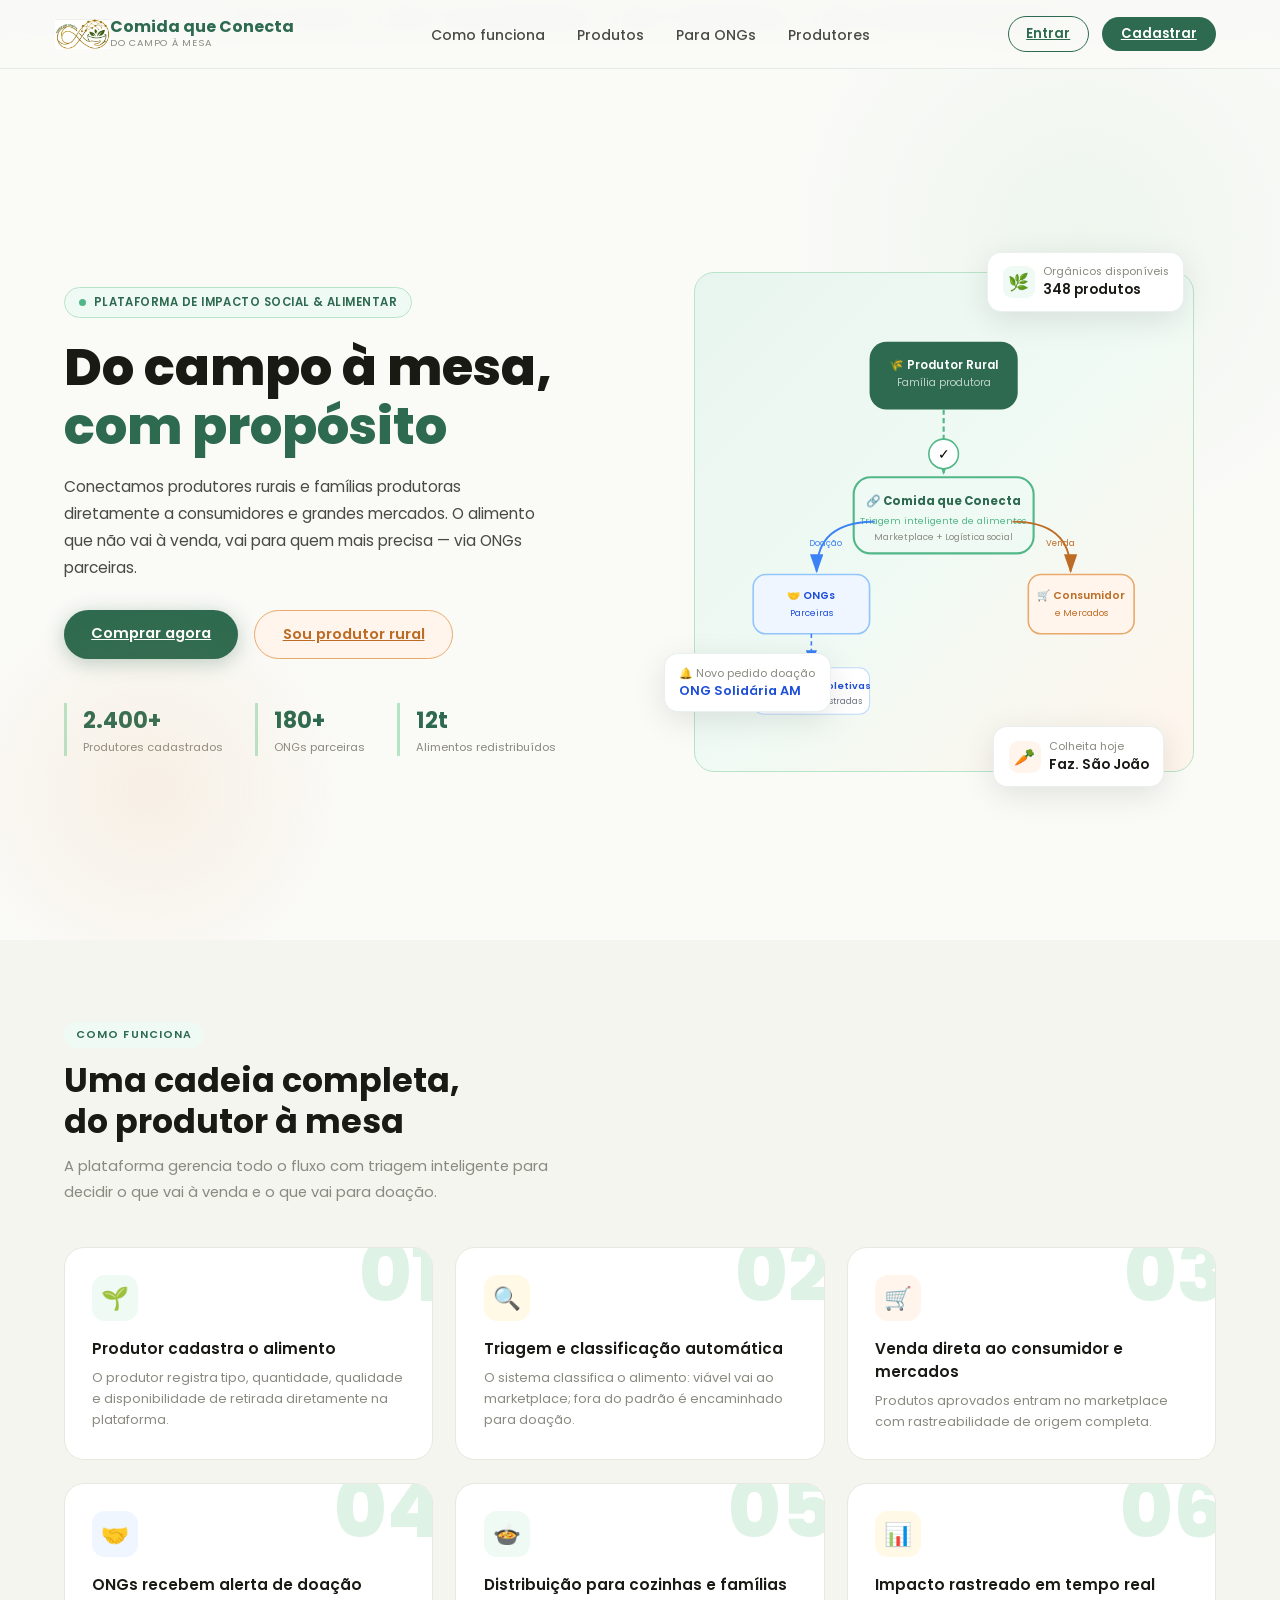
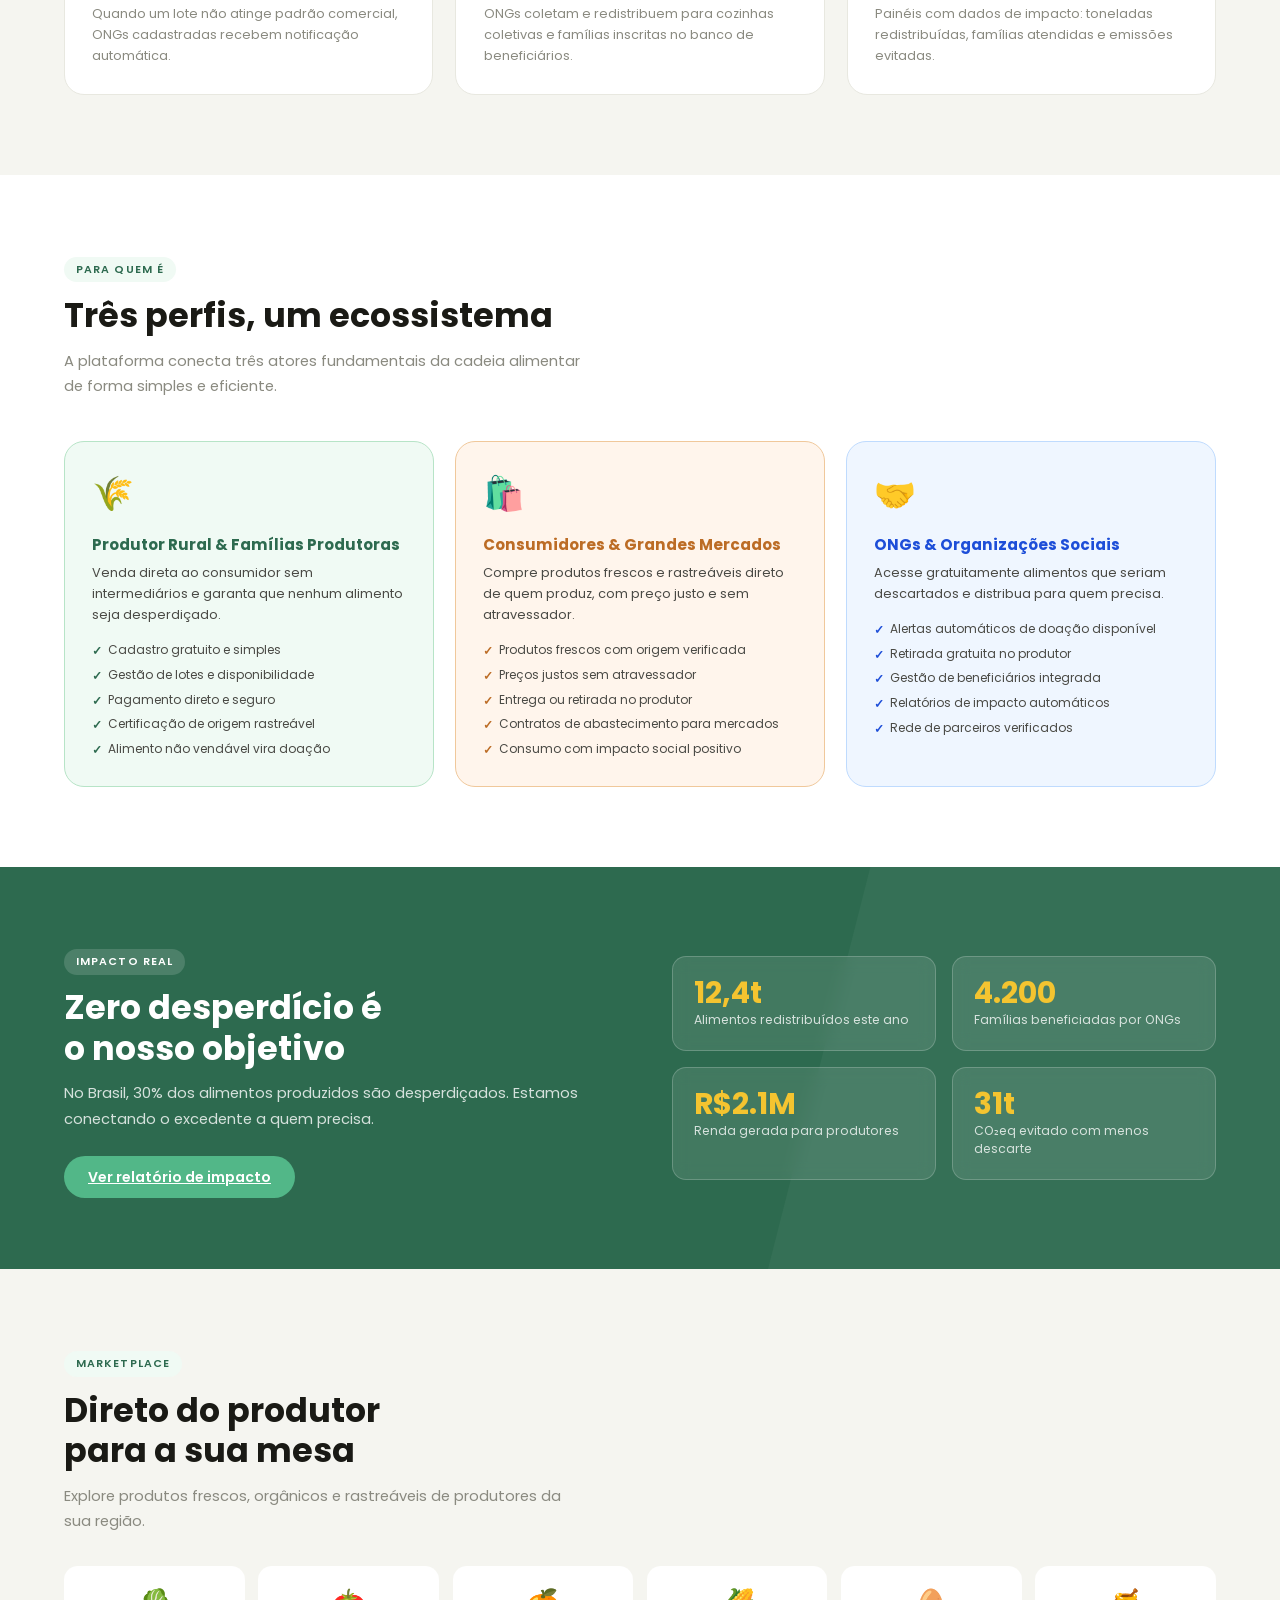
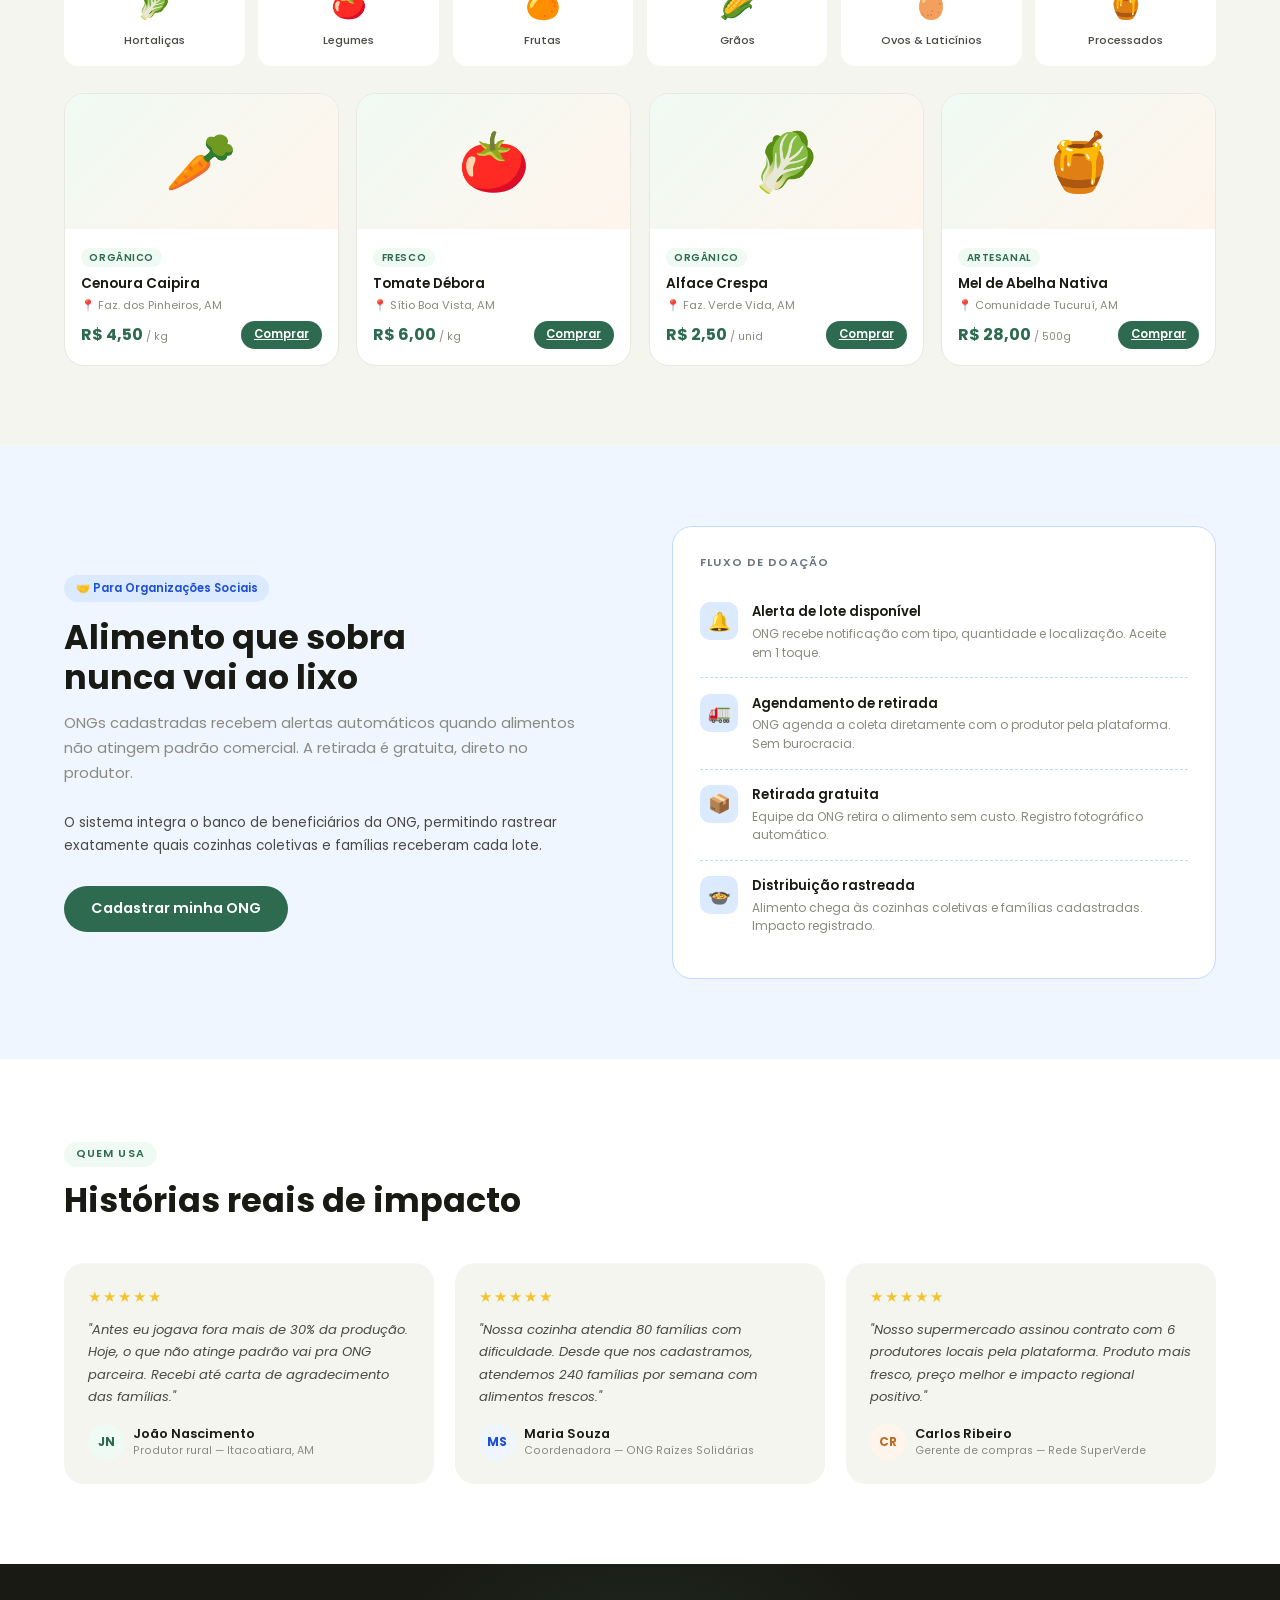
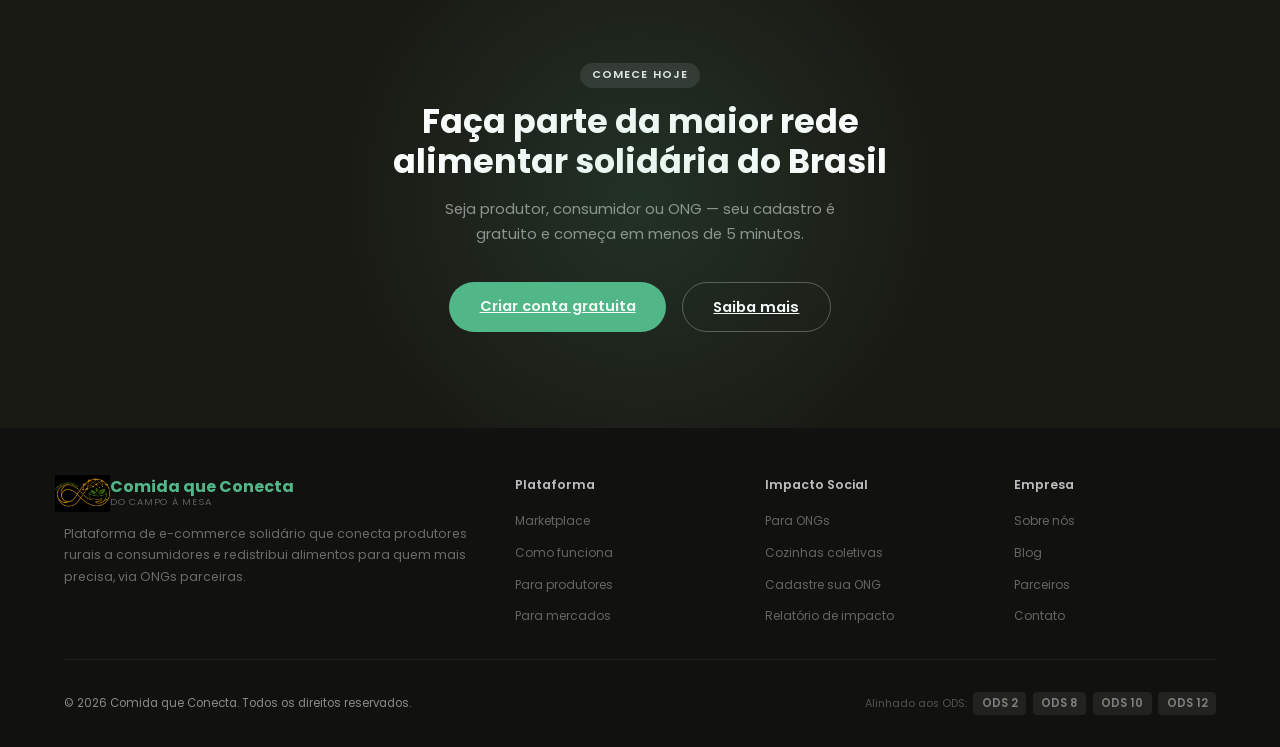
<file: index.html>
<!DOCTYPE html>
<html lang="pt-BR">
<head>
  <meta charset="UTF-8">
  <meta name="viewport" content="width=device-width, initial-scale=1.0">
  <title>Comida que Conecta — Do campo à mesa, com propósito</title>
  <link href="https://fonts.googleapis.com/css2?family=Poppins:wght@300;400;500;600;700;800&display=swap" rel="stylesheet">
  <link rel="stylesheet" href="style.css">
</head>
<body>

<!-- ODS Banner -->
<div class="ods-banner">
  <div class="ods-item"><span class="ods-dot"></span>ODS 2 – Fome Zero</div>
  <div class="ods-item"><span class="ods-dot"></span>ODS 12 – Consumo Responsável</div>
  <div class="ods-item"><span class="ods-dot"></span>ODS 8 – Trabalho Decente</div>
  <div class="ods-item"><span class="ods-dot"></span>ODS 10 – Redução das Desigualdades</div>
</div>

<!-- Navbar -->
<nav>
  <div class="logo">
    <div class="logo-icon">
      <img src="LogoFundoBranco.jpg" alt="" width="55"/>
    </div>
    <div>
      <div class="logo-text">Comida que Conecta</div>
      <div class="logo-sub">Do campo à mesa</div>
    </div>
  </div>
  <ul class="nav-links">
    <li><a href="#como-funciona">Como funciona</a></li>
    <li><a href="#produtos">Produtos</a></li>
    <li><a href="#ongs">Para ONGs</a></li>
    <li><a href="#produtores">Produtores</a></li>
  </ul>
  <div class="nav-ctas">
    <a href="login.html"    class="btn-outline">Entrar</a>
    <a href="cadastro.html" class="btn-solid">Cadastrar</a>
  </div>
</nav>

<!-- HERO -->
<section class="hero">
  <div class="hero-content">
    <div class="hero-tag">
      <span></span>
      Plataforma de Impacto Social &amp; Alimentar
    </div>
    <h1>Do campo à mesa,<br><em>com propósito</em></h1>
    <p>Conectamos produtores rurais e famílias produtoras diretamente a consumidores e grandes mercados. O alimento que não vai à venda, vai para quem mais precisa — via ONGs parceiras.</p>
    <div class="hero-ctas">
      <a href="cadastro.html" class="btn-hero btn-hero-primary">Comprar agora</a>
      <a href="cadastro.html" class="btn-hero btn-hero-secondary">Sou produtor rural</a>
    </div>
    <div class="hero-stats">
      <div class="stat"><div class="stat-number">2.400+</div><div class="stat-label">Produtores cadastrados</div></div>
      <div class="stat"><div class="stat-number">180+</div><div class="stat-label">ONGs parceiras</div></div>
      <div class="stat"><div class="stat-number">12t</div><div class="stat-label">Alimentos redistribuídos</div></div>
    </div>
  </div>

  <div class="hero-visual">
    <div class="hero-map">
      <div class="map-bg">
        <svg viewBox="0 0 400 380" xmlns="http://www.w3.org/2000/svg" style="width:85%;height:85%">
          <defs>
            <marker id="arrow"       markerWidth="10" markerHeight="7" refX="9" refY="3.5" orient="auto"><polygon points="0 0, 10 3.5, 0 7" fill="#52B788"/></marker>
            <marker id="arrow-blue"  markerWidth="10" markerHeight="7" refX="9" refY="3.5" orient="auto"><polygon points="0 0, 10 3.5, 0 7" fill="#3B82F6"/></marker>
            <marker id="arrow-terra" markerWidth="10" markerHeight="7" refX="9" refY="3.5" orient="auto"><polygon points="0 0, 10 3.5, 0 7" fill="#BC6C25"/></marker>
          </defs>
          <rect x="130" y="20" width="140" height="64" rx="16" fill="#2D6A4F"/>
          <text x="200" y="46" text-anchor="middle" fill="white" font-size="11" font-family="Poppins" font-weight="600">🌾  Produtor Rural</text>
          <text x="200" y="62" text-anchor="middle" fill="rgba(255,255,255,0.7)" font-size="9.5" font-family="Poppins">Família produtora</text>
          <rect x="115" y="148" width="170" height="72" rx="16" fill="#F0FAF4" stroke="#52B788" stroke-width="2"/>
          <text x="200" y="174" text-anchor="middle" fill="#2D6A4F" font-size="11" font-family="Poppins" font-weight="700">🔗 Comida que Conecta</text>
          <text x="200" y="192" text-anchor="middle" fill="#52B788" font-size="9" font-family="Poppins">Triagem inteligente de alimentos</text>
          <text x="200" y="207" text-anchor="middle" fill="#8A8A80" font-size="8.5" font-family="Poppins">Marketplace + Logística social</text>
          <line x1="200" y1="84" x2="200" y2="144" stroke="#52B788" stroke-width="2" marker-end="url(#arrow)" stroke-dasharray="5,3"/>
          <rect x="280" y="240" width="100" height="56" rx="12" fill="#FFF5EC" stroke="#E9A96B" stroke-width="1.5"/>
          <text x="330" y="263" text-anchor="middle" fill="#BC6C25" font-size="10" font-family="Poppins" font-weight="600">🛒 Consumidor</text>
          <text x="330" y="279" text-anchor="middle" fill="#BC6C25" font-size="8.5" font-family="Poppins">e Mercados</text>
          <rect x="20" y="240" width="110" height="56" rx="12" fill="#EFF6FF" stroke="#93C5FD" stroke-width="1.5"/>
          <text x="75" y="263" text-anchor="middle" fill="#1D4ED8" font-size="10" font-family="Poppins" font-weight="600">🤝 ONGs</text>
          <text x="75" y="279" text-anchor="middle" fill="#1D4ED8" font-size="8.5" font-family="Poppins">Parceiras</text>
          <path d="M 265 190 Q 320 190 320 237" stroke="#BC6C25" stroke-width="1.8" fill="none" marker-end="url(#arrow-terra)"/>
          <text x="310" y="213" text-anchor="middle" fill="#BC6C25" font-size="8" font-family="Poppins">Venda</text>
          <path d="M 135 190 Q 80 190 80 237" stroke="#3B82F6" stroke-width="1.8" fill="none" marker-end="url(#arrow-blue)"/>
          <text x="88" y="213" text-anchor="middle" fill="#3B82F6" font-size="8" font-family="Poppins">Doação</text>
          <rect x="20" y="328" width="110" height="44" rx="10" fill="white" stroke="#BFDBFE" stroke-width="1"/>
          <text x="75" y="348" text-anchor="middle" fill="#1D4ED8" font-size="9" font-family="Poppins" font-weight="600">🍲 Cozinhas Coletivas</text>
          <text x="75" y="362" text-anchor="middle" fill="#6B7280" font-size="8" font-family="Poppins">e famílias cadastradas</text>
          <line x1="75" y1="296" x2="75" y2="325" stroke="#3B82F6" stroke-width="1.5" marker-end="url(#arrow-blue)" stroke-dasharray="4,3"/>
          <circle cx="200" cy="126" r="14" fill="white" stroke="#52B788" stroke-width="1.5"/>
          <text x="200" y="131" text-anchor="middle" font-size="13">✓</text>
        </svg>
      </div>
      <div class="float-card fc-top">
        <div class="fc-icon verde">🌿</div>
        <div><div class="fc-label">Orgânicos disponíveis</div><div class="fc-value">348 produtos</div></div>
      </div>
      <div class="float-card fc-left">
        <div class="fc-label">🔔 Novo pedido doação</div>
        <div class="fc-value" style="font-size:0.8rem;color:#1D4ED8;">ONG Solidária AM</div>
      </div>
      <div class="float-card fc-bottom">
        <div class="fc-icon terra">🥕</div>
        <div><div class="fc-label">Colheita hoje</div><div class="fc-value">Faz. São João</div></div>
      </div>
    </div>
  </div>
</section>

<!-- COMO FUNCIONA -->
<section class="section flow-section" id="como-funciona">
  <div class="section-tag">Como funciona</div>
  <h2 class="section-title">Uma cadeia completa,<br>do produtor à mesa</h2>
  <p class="section-sub">A plataforma gerencia todo o fluxo com triagem inteligente para decidir o que vai à venda e o que vai para doação.</p>
  <div class="flow-grid">
    <div class="flow-card" data-num="01"><div class="flow-icon" style="background:#F0FAF4;">🌱</div><h3>Produtor cadastra o alimento</h3><p>O produtor registra tipo, quantidade, qualidade e disponibilidade de retirada diretamente na plataforma.</p></div>
    <div class="flow-card" data-num="02"><div class="flow-icon" style="background:#FFF9E6;">🔍</div><h3>Triagem e classificação automática</h3><p>O sistema classifica o alimento: viável vai ao marketplace; fora do padrão é encaminhado para doação.</p></div>
    <div class="flow-card" data-num="03"><div class="flow-icon" style="background:#FFF5EC;">🛒</div><h3>Venda direta ao consumidor e mercados</h3><p>Produtos aprovados entram no marketplace com rastreabilidade de origem completa.</p></div>
    <div class="flow-card" data-num="04"><div class="flow-icon" style="background:#EFF6FF;">🤝</div><h3>ONGs recebem alerta de doação</h3><p>Quando um lote não atinge padrão comercial, ONGs cadastradas recebem notificação automática.</p></div>
    <div class="flow-card" data-num="05"><div class="flow-icon" style="background:#F0FAF4;">🍲</div><h3>Distribuição para cozinhas e famílias</h3><p>ONGs coletam e redistribuem para cozinhas coletivas e famílias inscritas no banco de beneficiários.</p></div>
    <div class="flow-card" data-num="06"><div class="flow-icon" style="background:#FFF9E6;">📊</div><h3>Impacto rastreado em tempo real</h3><p>Painéis com dados de impacto: toneladas redistribuídas, famílias atendidas e emissões evitadas.</p></div>
  </div>
</section>

<!-- PERFIS -->
<section class="section perfis-section" id="produtores">
  <div class="section-tag">Para quem é</div>
  <h2 class="section-title">Três perfis, um ecossistema</h2>
  <p class="section-sub">A plataforma conecta três atores fundamentais da cadeia alimentar de forma simples e eficiente.</p>
  <div class="perfis-grid">
    <div class="perfil-card produtor">
      <span class="perfil-emoji">🌾</span>
      <h3>Produtor Rural &amp; Famílias Produtoras</h3>
      <p>Venda direta ao consumidor sem intermediários e garanta que nenhum alimento seja desperdiçado.</p>
      <ul class="perfil-list">
        <li>Cadastro gratuito e simples</li>
        <li>Gestão de lotes e disponibilidade</li>
        <li>Pagamento direto e seguro</li>
        <li>Certificação de origem rastreável</li>
        <li>Alimento não vendável vira doação</li>
      </ul>
    </div>
    <div class="perfil-card consumidor">
      <span class="perfil-emoji">🛍️</span>
      <h3>Consumidores &amp; Grandes Mercados</h3>
      <p>Compre produtos frescos e rastreáveis direto de quem produz, com preço justo e sem atravessador.</p>
      <ul class="perfil-list">
        <li>Produtos frescos com origem verificada</li>
        <li>Preços justos sem atravessador</li>
        <li>Entrega ou retirada no produtor</li>
        <li>Contratos de abastecimento para mercados</li>
        <li>Consumo com impacto social positivo</li>
      </ul>
    </div>
    <div class="perfil-card ong">
      <span class="perfil-emoji">🤝</span>
      <h3>ONGs &amp; Organizações Sociais</h3>
      <p>Acesse gratuitamente alimentos que seriam descartados e distribua para quem precisa.</p>
      <ul class="perfil-list">
        <li>Alertas automáticos de doação disponível</li>
        <li>Retirada gratuita no produtor</li>
        <li>Gestão de beneficiários integrada</li>
        <li>Relatórios de impacto automáticos</li>
        <li>Rede de parceiros verificados</li>
      </ul>
    </div>
  </div>
</section>

<!-- IMPACTO -->
<section class="impacto-section" id="impacto">
  <div class="impacto-inner">
    <div>
      <div class="section-tag">Impacto real</div>
      <h2 class="section-title">Zero desperdício é<br>o nosso objetivo</h2>
      <p class="section-sub" style="margin-bottom:2rem;">No Brasil, 30% dos alimentos produzidos são desperdiçados. Estamos conectando o excedente a quem precisa.</p>
      <a href="cadastro.html" class="btn-cta-primary" style="font-size:0.88rem;padding:0.7rem 1.5rem;">Ver relatório de impacto</a>
    </div>
    <div class="impacto-grid">
      <div class="impacto-card"><div class="num">12,4t</div><div class="label">Alimentos redistribuídos este ano</div></div>
      <div class="impacto-card"><div class="num">4.200</div><div class="label">Famílias beneficiadas por ONGs</div></div>
      <div class="impacto-card"><div class="num">R$2.1M</div><div class="label">Renda gerada para produtores</div></div>
      <div class="impacto-card"><div class="num">31t</div><div class="label">CO₂eq evitado com menos descarte</div></div>
    </div>
  </div>
</section>

<!-- PRODUTOS -->
<section class="section alimentos-section" id="produtos">
  <div class="section-tag">Marketplace</div>
  <h2 class="section-title">Direto do produtor<br>para a sua mesa</h2>
  <p class="section-sub">Explore produtos frescos, orgânicos e rastreáveis de produtores da sua região.</p>
  <div class="categorias-grid">
    <div class="cat-card"><span class="cat-emoji">🥬</span><div class="cat-name">Hortaliças</div></div>
    <div class="cat-card"><span class="cat-emoji">🍅</span><div class="cat-name">Legumes</div></div>
    <div class="cat-card"><span class="cat-emoji">🍊</span><div class="cat-name">Frutas</div></div>
    <div class="cat-card"><span class="cat-emoji">🌽</span><div class="cat-name">Grãos</div></div>
    <div class="cat-card"><span class="cat-emoji">🥚</span><div class="cat-name">Ovos &amp; Laticínios</div></div>
    <div class="cat-card"><span class="cat-emoji">🍯</span><div class="cat-name">Processados</div></div>
  </div>
  <div class="produtos-grid">
    <div class="produto-card"><div class="produto-img">🥕</div><div class="produto-info"><span class="produto-tag">Orgânico</span><div class="produto-nome">Cenoura Caipira</div><div class="produto-produtor">📍 Faz. dos Pinheiros, AM</div><div class="produto-footer"><div class="produto-preco">R$ 4,50 <span>/ kg</span></div><a href="login.html" class="btn-comprar">Comprar</a></div></div></div>
    <div class="produto-card"><div class="produto-img">🍅</div><div class="produto-info"><span class="produto-tag">Fresco</span><div class="produto-nome">Tomate Débora</div><div class="produto-produtor">📍 Sítio Boa Vista, AM</div><div class="produto-footer"><div class="produto-preco">R$ 6,00 <span>/ kg</span></div><a href="login.html" class="btn-comprar">Comprar</a></div></div></div>
    <div class="produto-card"><div class="produto-img">🥬</div><div class="produto-info"><span class="produto-tag">Orgânico</span><div class="produto-nome">Alface Crespa</div><div class="produto-produtor">📍 Faz. Verde Vida, AM</div><div class="produto-footer"><div class="produto-preco">R$ 2,50 <span>/ unid</span></div><a href="login.html" class="btn-comprar">Comprar</a></div></div></div>
    <div class="produto-card"><div class="produto-img">🍯</div><div class="produto-info"><span class="produto-tag">Artesanal</span><div class="produto-nome">Mel de Abelha Nativa</div><div class="produto-produtor">📍 Comunidade Tucuruí, AM</div><div class="produto-footer"><div class="produto-preco">R$ 28,00 <span>/ 500g</span></div><a href="login.html" class="btn-comprar">Comprar</a></div></div></div>
  </div>
</section>

<!-- ONGs -->
<section class="section ong-section" id="ongs">
  <div class="ong-inner">
    <div>
      <div class="ong-badge">🤝 Para Organizações Sociais</div>
      <h2 class="section-title">Alimento que sobra<br>nunca vai ao lixo</h2>
      <p class="section-sub" style="margin-bottom:1.5rem;">ONGs cadastradas recebem alertas automáticos quando alimentos não atingem padrão comercial. A retirada é gratuita, direto no produtor.</p>
      <p style="font-size:0.85rem;color:var(--cinza);margin-bottom:1.8rem;line-height:1.7;">O sistema integra o banco de beneficiários da ONG, permitindo rastrear exatamente quais cozinhas coletivas e famílias receberam cada lote.</p>
      <a href="cadastro.html" class="btn-solid" style="padding:0.78rem 1.7rem;font-size:0.9rem;display:inline-block;text-decoration:none;">Cadastrar minha ONG</a>
    </div>
    <div class="ong-visual">
      <div style="font-size:0.7rem;font-weight:600;text-transform:uppercase;letter-spacing:0.1em;color:#6B7280;margin-bottom:1rem;">Fluxo de doação</div>
      <div class="ong-flow">
        <div class="ong-step"><div class="ong-step-icon">🔔</div><div><h4>Alerta de lote disponível</h4><p>ONG recebe notificação com tipo, quantidade e localização. Aceite em 1 toque.</p></div></div>
        <div class="ong-step"><div class="ong-step-icon">🚛</div><div><h4>Agendamento de retirada</h4><p>ONG agenda a coleta diretamente com o produtor pela plataforma. Sem burocracia.</p></div></div>
        <div class="ong-step"><div class="ong-step-icon">📦</div><div><h4>Retirada gratuita</h4><p>Equipe da ONG retira o alimento sem custo. Registro fotográfico automático.</p></div></div>
        <div class="ong-step"><div class="ong-step-icon">🍲</div><div><h4>Distribuição rastreada</h4><p>Alimento chega às cozinhas coletivas e famílias cadastradas. Impacto registrado.</p></div></div>
      </div>
    </div>
  </div>
</section>

<!-- DEPOIMENTOS -->
<section class="section depoimentos-section">
  <div class="section-tag">Quem usa</div>
  <h2 class="section-title">Histórias reais de impacto</h2>
  <div class="depo-grid">
    <div class="depo-card">
      <div class="depo-stars">★★★★★</div>
      <p class="depo-text">"Antes eu jogava fora mais de 30% da produção. Hoje, o que não atinge padrão vai pra ONG parceira. Recebi até carta de agradecimento das famílias."</p>
      <div class="depo-autor"><div class="depo-avatar" style="background:#F0FAF4;color:var(--verde);">JN</div><div class="depo-autor-info"><div class="name">João Nascimento</div><div class="role">Produtor rural — Itacoatiara, AM</div></div></div>
    </div>
    <div class="depo-card">
      <div class="depo-stars">★★★★★</div>
      <p class="depo-text">"Nossa cozinha atendia 80 famílias com dificuldade. Desde que nos cadastramos, atendemos 240 famílias por semana com alimentos frescos."</p>
      <div class="depo-autor"><div class="depo-avatar" style="background:#EFF6FF;color:#1D4ED8;">MS</div><div class="depo-autor-info"><div class="name">Maria Souza</div><div class="role">Coordenadora — ONG Raízes Solidárias</div></div></div>
    </div>
    <div class="depo-card">
      <div class="depo-stars">★★★★★</div>
      <p class="depo-text">"Nosso supermercado assinou contrato com 6 produtores locais pela plataforma. Produto mais fresco, preço melhor e impacto regional positivo."</p>
      <div class="depo-autor"><div class="depo-avatar" style="background:#FFF5EC;color:var(--terra);">CR</div><div class="depo-autor-info"><div class="name">Carlos Ribeiro</div><div class="role">Gerente de compras — Rede SuperVerde</div></div></div>
    </div>
  </div>
</section>

<!-- CTA FINAL -->
<section class="cta-section">
  <div class="section-tag" style="background:rgba(255,255,255,0.1);color:rgba(255,255,255,0.9);">Comece hoje</div>
  <h2 class="section-title">Faça parte da maior rede alimentar solidária do Brasil</h2>
  <p class="section-sub">Seja produtor, consumidor ou ONG — seu cadastro é gratuito e começa em menos de 5 minutos.</p>
  <div class="cta-buttons">
    <a href="cadastro.html" class="btn-cta-primary">Criar conta gratuita</a>
    <a href="#como-funciona" class="btn-cta-ghost">Saiba mais</a>
  </div>
</section>

<!-- FOOTER -->
<footer>
  <div class="footer-inner">
    <div>
      <div class="logo footer-logo">
        <div class="logo-icon">
       <img src="LogoFundoPreto.jpg" alt="" width="55"/>
        </div>
        <div><div class="logo-text">Comida que Conecta</div><div class="logo-sub">Do campo à mesa</div></div>
      </div>
      <p class="footer-desc">Plataforma de e-commerce solidário que conecta produtores rurais a consumidores e redistribui alimentos para quem mais precisa, via ONGs parceiras.</p>
    </div>
    <div class="footer-col">
      <h4>Plataforma</h4>
      <ul>
        <li><a href="#">Marketplace</a></li>
        <li><a href="#como-funciona">Como funciona</a></li>
        <li><a href="#produtores">Para produtores</a></li>
        <li><a href="#">Para mercados</a></li>
      </ul>
    </div>
    <div class="footer-col">
      <h4>Impacto Social</h4>
      <ul>
        <li><a href="#ongs">Para ONGs</a></li>
        <li><a href="#">Cozinhas coletivas</a></li>
        <li><a href="cadastro.html">Cadastre sua ONG</a></li>
        <li><a href="#">Relatório de impacto</a></li>
      </ul>
    </div>
    <div class="footer-col">
      <h4>Empresa</h4>
      <ul>
        <li><a href="#">Sobre nós</a></li>
        <li><a href="#">Blog</a></li>
        <li><a href="#">Parceiros</a></li>
        <li><a href="#">Contato</a></li>
      </ul>
    </div>
  </div>
  <div class="footer-bottom">
    <span>© 2026 Comida que Conecta. Todos os direitos reservados.</span>
    <div class="footer-sdgs">
      <span style="font-size:0.68rem;color:rgba(255,255,255,0.28);">Alinhado aos ODS:</span>
      <span class="sdg-badge">ODS 2</span><span class="sdg-badge">ODS 8</span><span class="sdg-badge">ODS 10</span><span class="sdg-badge">ODS 12</span>
    </div>
  </div>
</footer>

<script src="main.js"></script>
</body>
</html>
</file>
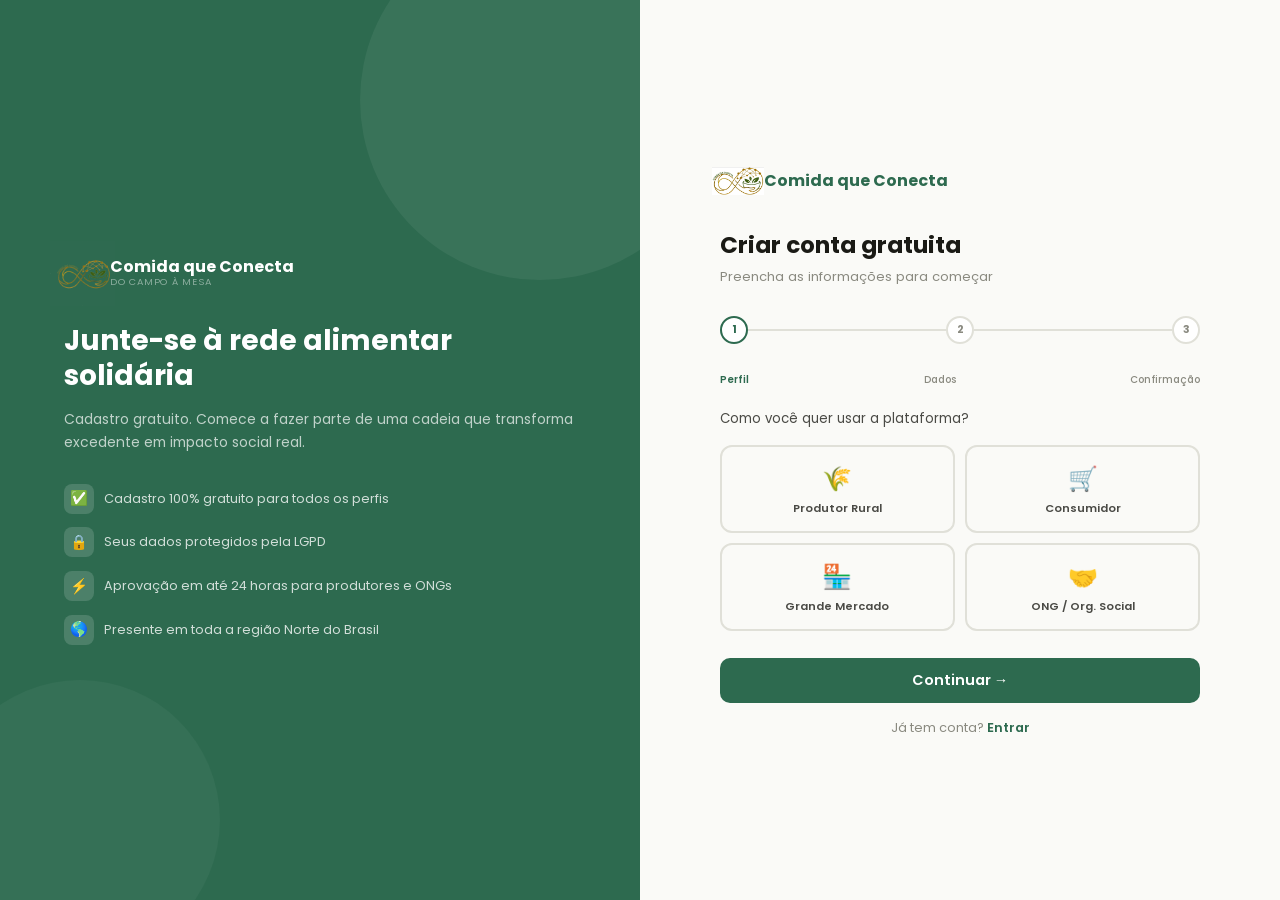
<file: cadastro.html>
<!DOCTYPE html>
<html lang="pt-BR">
<head>
  <meta charset="UTF-8">
  <meta name="viewport" content="width=device-width, initial-scale=1.0">
  <title>Criar conta — Comida que Conecta</title>
  <link href="https://fonts.googleapis.com/css2?family=Poppins:wght@300;400;500;600;700;800&display=swap" rel="stylesheet">
  <link rel="stylesheet" href="style.css">
  <style>
    .step { display: none; }
    .step.active { display: block; }
    .steps-indicator { display: flex; align-items: center; gap: 0; margin-bottom: 1.8rem; }
    .step-dot { width: 28px; height: 28px; border-radius: 50%; border: 2px solid #E0E0D8; display: flex; align-items: center; justify-content: center; font-size: 0.68rem; font-weight: 700; color: var(--cinza-suave); background: white; flex-shrink: 0; transition: all 0.3s; }
    .step-dot.done   { background: var(--verde); border-color: var(--verde); color: white; }
    .step-dot.active { border-color: var(--verde); color: var(--verde); }
    .step-line { flex: 1; height: 2px; background: #E0E0D8; transition: background 0.3s; }
    .step-line.done { background: var(--verde); }
    .step-label { font-size: 0.62rem; color: var(--cinza-suave); margin-top: 4px; text-align: center; }
    .steps-labels { display: flex; justify-content: space-between; margin-top: 4px; margin-bottom: 1.4rem; }
    .steps-labels span { font-size: 0.62rem; color: var(--cinza-suave); font-weight: 500; }
    .steps-labels span.active { color: var(--verde); font-weight: 600; }
  </style>
</head>
<body>
<div class="auth-page">

  <!-- Lado esquerdo -->
  <div class="auth-left">
    <div class="auth-left-content">
      <div class="logo" style="margin-bottom:2rem;">
        <div class="logo-icon">
          <img src="logo_fundo_verde.jpg" alt="" width="65"/>
        </div>
        <div><div class="logo-text" style="color:white;">Comida que Conecta</div><div class="logo-sub" style="color:rgba(255,255,255,0.45);">Do campo à mesa</div></div>
      </div>
      <h2>Junte-se à rede alimentar solidária</h2>
      <p>Cadastro gratuito. Comece a fazer parte de uma cadeia que transforma excedente em impacto social real.</p>
      <div class="auth-left-features">
        <div class="auth-feat"><div class="auth-feat-icon">✅</div><span>Cadastro 100% gratuito para todos os perfis</span></div>
        <div class="auth-feat"><div class="auth-feat-icon">🔒</div><span>Seus dados protegidos pela LGPD</span></div>
        <div class="auth-feat"><div class="auth-feat-icon">⚡</div><span>Aprovação em até 24 horas para produtores e ONGs</span></div>
        <div class="auth-feat"><div class="auth-feat-icon">🌎</div><span>Presente em toda a região Norte do Brasil</span></div>
      </div>
    </div>
  </div>

  <!-- Lado direito -->
  <div class="auth-right">
    <div class="auth-form-wrap" style="max-width:480px;">
      <div class="auth-logo">
        <div class="logo-icon">
          <img src="LogoFundoBranco.jpg" alt="" width="52"/>
        </div>
        <div class="logo-text">Comida que Conecta</div>
      </div>

      <h1>Criar conta gratuita</h1>
      <p class="auth-sub">Preencha as informações para começar</p>

      <!-- Indicador de etapas -->
      <div class="steps-indicator">
        <div class="step-dot active" id="dot-1">1</div>
        <div class="step-line" id="line-1"></div>
        <div class="step-dot" id="dot-2">2</div>
        <div class="step-line" id="line-2"></div>
        <div class="step-dot" id="dot-3">3</div>
      </div>
      <div class="steps-labels">
        <span class="active" id="lbl-1">Perfil</span>
        <span id="lbl-2">Dados</span>
        <span id="lbl-3">Confirmação</span>
      </div>

      <!-- ETAPA 1: Escolha do perfil -->
      <div class="step active" id="step-1">
        <p style="font-size:0.83rem;color:var(--cinza);margin-bottom:1rem;">Como você quer usar a plataforma?</p>
        <div class="auth-perfil-grid" style="grid-template-columns:1fr 1fr;">
          <div class="perfil-option" data-perfil="produtor">
            <span class="po-emoji">🌾</span>
            <div class="po-name">Produtor Rural</div>
          </div>
          <div class="perfil-option" data-perfil="cliente">
            <span class="po-emoji">🛒</span>
            <div class="po-name">Consumidor</div>
          </div>
          <div class="perfil-option" data-perfil="mercado">
            <span class="po-emoji">🏪</span>
            <div class="po-name">Grande Mercado</div>
          </div>
          <div class="perfil-option" data-perfil="ong">
            <span class="po-emoji">🤝</span>
            <div class="po-name">ONG / Org. Social</div>
          </div>
        </div>
        <button class="btn-submit" onclick="nextStep(1)">Continuar →</button>
      </div>

      <!-- ETAPA 2: Dados pessoais/organizacionais -->
      <div class="step" id="step-2">
        <div id="campos-dinamicos">
          <!-- Preenchido pelo JS conforme perfil -->
        </div>
        <div style="display:flex;gap:0.8rem;margin-top:0.5rem;">
          <button class="btn btn-ghost" style="flex:1;border-radius:10px;" onclick="prevStep(2)">← Voltar</button>
          <button class="btn-submit" style="flex:2;border-radius:10px;padding:0.72rem;" onclick="nextStep(2)">Continuar →</button>
        </div>
      </div>

      <!-- ETAPA 3: Confirmação -->
      <div class="step" id="step-3">
        <div style="text-align:center;padding:1rem 0 1.5rem;">
          <div style="font-size:3.5rem;margin-bottom:1rem;">🎉</div>
          <h2 style="font-size:1.2rem;font-weight:700;color:var(--preto);margin-bottom:0.5rem;">Conta criada com sucesso!</h2>
          <p style="font-size:0.83rem;color:var(--cinza-suave);line-height:1.65;margin-bottom:1.5rem;">Sua solicitação foi enviada. Enviamos um e-mail de confirmação. <span id="msg-aprovacao"></span></p>
          <div style="display:flex;flex-direction:column;gap:0.6rem;">
            <a href="login.html" class="btn-submit" style="display:block;text-align:center;text-decoration:none;border-radius:10px;padding:0.76rem;">Ir para o login</a>
            <a href="index.html" style="font-size:0.78rem;color:var(--verde);text-decoration:none;font-weight:500;text-align:center;margin-top:0.3rem;">← Voltar ao site</a>
          </div>
        </div>
      </div>

      <p class="auth-link" style="margin-top:1rem;">Já tem conta? <a href="login.html">Entrar</a></p>
    </div>
  </div>
</div>

<script src="main.js"></script>
<script>
let perfilSelecionado = '';
let currentStep = 1;

const camposPorPerfil = {
  produtor: `
    <div class="form-row">
      <div class="form-group"><label>Nome completo</label><input class="form-input" placeholder="João da Silva"></div>
      <div class="form-group"><label>CPF</label><input class="form-input" placeholder="000.000.000-00"></div>
    </div>
    <div class="form-group"><label>Nome da propriedade</label><input class="form-input" placeholder="Sítio Boa Esperança"></div>
    <div class="form-row">
      <div class="form-group"><label>Município</label><input class="form-input" placeholder="Itacoatiara"></div>
      <div class="form-group"><label>Estado</label><select class="form-select"><option>AM</option><option>PA</option><option>RO</option></select></div>
    </div>
    <div class="form-group"><label>Tipo de produção</label><select class="form-select"><option>Horticultura</option><option>Fruticultura</option><option>Grãos e cereais</option><option>Apicultura</option><option>Misto</option></select></div>
    <div class="form-group"><label>E-mail</label><input type="email" class="form-input" placeholder="seu@email.com"></div>
    <div class="form-row">
      <div class="form-group"><label>Senha</label><input type="password" class="form-input" placeholder="••••••••"></div>
      <div class="form-group"><label>Confirmar senha</label><input type="password" class="form-input" placeholder="••••••••"></div>
    </div>`,
  cliente: `
    <div class="form-row">
      <div class="form-group"><label>Nome completo</label><input class="form-input" placeholder="Maria Oliveira"></div>
      <div class="form-group"><label>CPF</label><input class="form-input" placeholder="000.000.000-00"></div>
    </div>
    <div class="form-row">
      <div class="form-group"><label>Município</label><input class="form-input" placeholder="Manaus"></div>
      <div class="form-group"><label>Estado</label><select class="form-select"><option>AM</option><option>PA</option><option>RO</option></select></div>
    </div>
    <div class="form-group"><label>E-mail</label><input type="email" class="form-input" placeholder="seu@email.com"></div>
    <div class="form-row">
      <div class="form-group"><label>Senha</label><input type="password" class="form-input" placeholder="••••••••"></div>
      <div class="form-group"><label>Confirmar senha</label><input type="password" class="form-input" placeholder="••••••••"></div>
    </div>
    <div class="checkbox-row"><input type="checkbox"><label>Quero receber ofertas e novidades por e-mail</label></div>`,
  mercado: `
    <div class="form-group"><label>Razão social</label><input class="form-input" placeholder="Supermercado XYZ Ltda"></div>
    <div class="form-row">
      <div class="form-group"><label>CNPJ</label><input class="form-input" placeholder="00.000.000/0001-00"></div>
      <div class="form-group"><label>Telefone</label><input class="form-input" placeholder="(92) 99999-9999"></div>
    </div>
    <div class="form-group"><label>Responsável pelo cadastro</label><input class="form-input" placeholder="Carlos Ribeiro"></div>
    <div class="form-row">
      <div class="form-group"><label>Município</label><input class="form-input" placeholder="Manaus"></div>
      <div class="form-group"><label>Estado</label><select class="form-select"><option>AM</option><option>PA</option><option>RO</option></select></div>
    </div>
    <div class="form-group"><label>E-mail corporativo</label><input type="email" class="form-input" placeholder="compras@empresa.com"></div>
    <div class="form-row">
      <div class="form-group"><label>Senha</label><input type="password" class="form-input" placeholder="••••••••"></div>
      <div class="form-group"><label>Confirmar senha</label><input type="password" class="form-input" placeholder="••••••••"></div>
    </div>`,
  ong: `
    <div class="form-group"><label>Nome da organização</label><input class="form-input" placeholder="ONG Raízes Solidárias"></div>
    <div class="form-row">
      <div class="form-group"><label>CNPJ</label><input class="form-input" placeholder="00.000.000/0001-00"></div>
      <div class="form-group"><label>Nº do CNAS (opcional)</label><input class="form-input" placeholder="000000/2024"></div>
    </div>
    <div class="form-group"><label>Responsável legal</label><input class="form-input" placeholder="Maria Souza"></div>
    <div class="form-row">
      <div class="form-group"><label>Município de atuação</label><input class="form-input" placeholder="Manaus"></div>
      <div class="form-group"><label>Estado</label><select class="form-select"><option>AM</option><option>PA</option><option>RO</option></select></div>
    </div>
    <div class="form-group"><label>Capacidade de armazenagem (kg)</label><input class="form-input" placeholder="ex: 500"></div>
    <div class="form-group"><label>E-mail institucional</label><input type="email" class="form-input" placeholder="contato@ong.org.br"></div>
    <div class="form-row">
      <div class="form-group"><label>Senha</label><input type="password" class="form-input" placeholder="••••••••"></div>
      <div class="form-group"><label>Confirmar senha</label><input type="password" class="form-input" placeholder="••••••••"></div>
    </div>`
};

const msgAprovacao = {
  produtor: 'Produtores passam por verificação em até 24h.',
  mercado:  'Contratos B2B são analisados em até 48h.',
  ong:      'ONGs passam por verificação documental em até 48h.',
  cliente:  'Seu acesso já está liberado após confirmar o e-mail.'
};

function nextStep(from) {
  if (from === 1) {
    perfilSelecionado = document.querySelector('.perfil-option.selected')?.dataset.perfil;
    if (!perfilSelecionado) { alert('Selecione um perfil para continuar.'); return; }
    document.getElementById('campos-dinamicos').innerHTML =
      camposPorPerfil[perfilSelecionado] +
      `<div class="checkbox-row" style="margin-top:0.6rem;"><input type="checkbox"><label>Li e concordo com os <a href="#">Termos de Uso</a> e <a href="#">Política de Privacidade</a></label></div>`;
  }
  if (from === 2) {
    document.getElementById('msg-aprovacao').textContent = msgAprovacao[perfilSelecionado] || '';
  }
  setStep(from + 1);
}
function prevStep(from) { setStep(from - 1); }

function setStep(n) {
  currentStep = n;
  [1,2,3].forEach(i => {
    document.getElementById('step-'+i).classList.toggle('active', i === n);
    const dot = document.getElementById('dot-'+i);
    dot.classList.toggle('done', i < n);
    dot.classList.toggle('active', i === n);
    if (i < n) dot.textContent = '✓';
    else dot.textContent = i;
    document.getElementById('lbl-'+i)?.classList.toggle('active', i === n);
    if (i < 3) document.getElementById('line-'+i)?.classList.toggle('done', i < n);
  });
}

document.querySelectorAll('.perfil-option').forEach(opt => {
  opt.addEventListener('click', () => {
    document.querySelectorAll('.perfil-option').forEach(o => o.classList.remove('selected'));
    opt.classList.add('selected');
  });
});
</script>
</body>
</html>
</file>
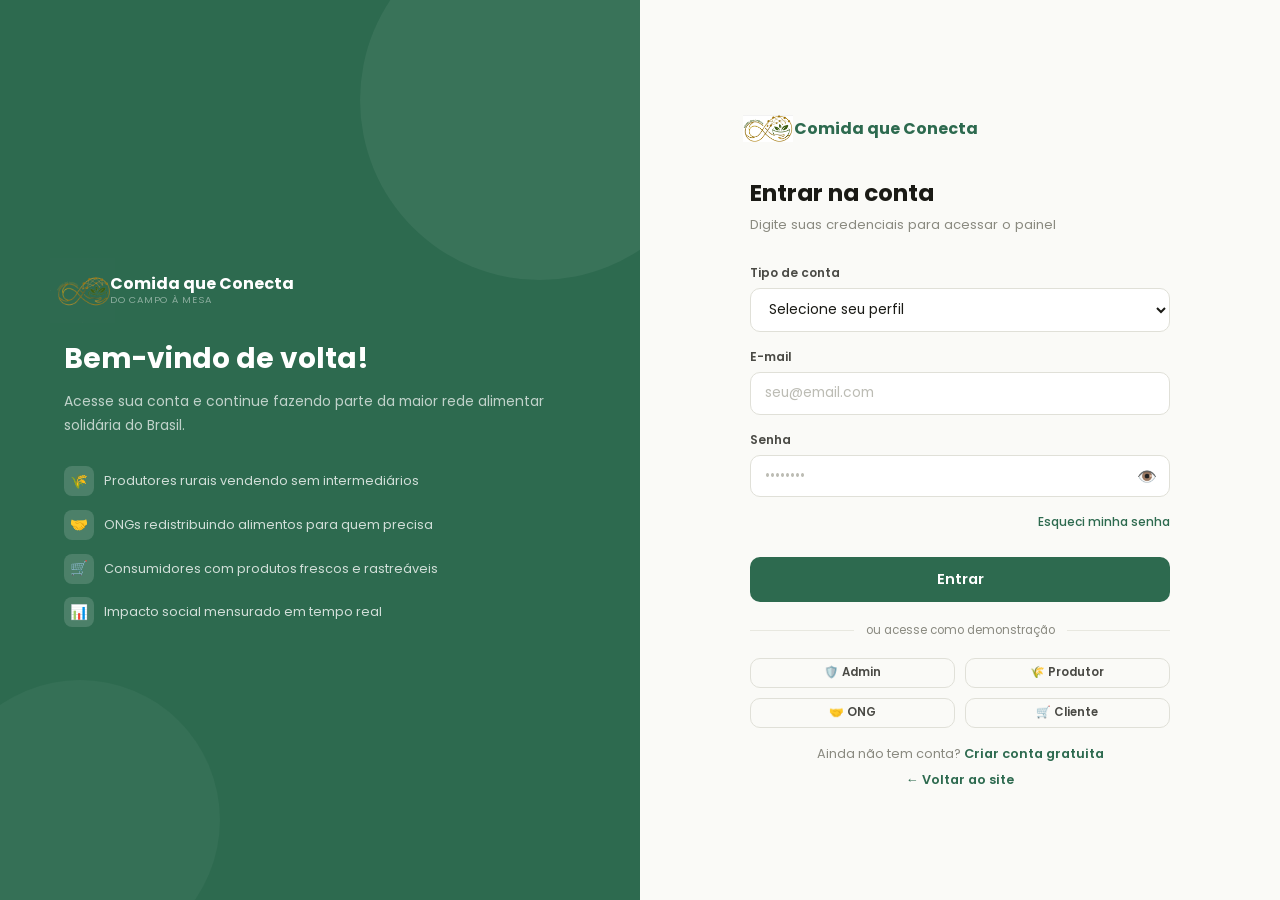
<file: login.html>
<!DOCTYPE html>
<html lang="pt-BR">
<head>
  <meta charset="UTF-8">
  <meta name="viewport" content="width=device-width, initial-scale=1.0">
  <title>Entrar — Comida que Conecta</title>
  <link href="https://fonts.googleapis.com/css2?family=Poppins:wght@300;400;500;600;700;800&display=swap" rel="stylesheet">
  <link rel="stylesheet" href="style.css">
</head>
<body>
<div class="auth-page">

  <!-- Lado esquerdo -->
  <div class="auth-left">
    <div class="auth-left-content">
      <div class="logo" style="margin-bottom:2rem;">
        <div class="logo-icon">
          <img src="logo_fundo_verde.jpg" alt="" width="65"/>
        </div>
        <div><div class="logo-text" style="color:white;">Comida que Conecta</div><div class="logo-sub" style="color:rgba(255,255,255,0.45);">Do campo à mesa</div></div>
      </div>
      <h2>Bem-vindo de volta!</h2>
      <p>Acesse sua conta e continue fazendo parte da maior rede alimentar solidária do Brasil.</p>
      <div class="auth-left-features">
        <div class="auth-feat"><div class="auth-feat-icon">🌾</div><span>Produtores rurais vendendo sem intermediários</span></div>
        <div class="auth-feat"><div class="auth-feat-icon">🤝</div><span>ONGs redistribuindo alimentos para quem precisa</span></div>
        <div class="auth-feat"><div class="auth-feat-icon">🛒</div><span>Consumidores com produtos frescos e rastreáveis</span></div>
        <div class="auth-feat"><div class="auth-feat-icon">📊</div><span>Impacto social mensurado em tempo real</span></div>
      </div>
    </div>
  </div>

  <!-- Lado direito (formulário) -->
  <div class="auth-right">
    <div class="auth-form-wrap">
      <div class="auth-logo">
        <div class="logo-icon" >
          <img src="LogoFundoBranco.jpg" alt="" width="50"/>
        </div>
        <div class="logo-text">Comida que Conecta</div>
      </div>

      <h1>Entrar na conta</h1>
      <p class="auth-sub">Digite suas credenciais para acessar o painel</p>

      <form onsubmit="handleLogin(event)">
        <div class="form-group">
          <label>Tipo de conta</label>
          <select class="form-select" id="tipo-conta">
            <option value="">Selecione seu perfil</option>
            <option value="admin">Administrador</option>
            <option value="produtor">Produtor Rural</option>
            <option value="ong">ONG / Organização Social</option>
            <option value="cliente">Cliente / Consumidor</option>
          </select>
        </div>
        <div class="form-group">
          <label>E-mail</label>
          <input type="email" class="form-input" placeholder="seu@email.com" id="email-input">
        </div>
        <div class="form-group">
          <label>Senha</label>
          <div style="position:relative;">
            <input type="password" class="form-input" placeholder="••••••••" id="senha-input" style="padding-right:2.5rem;">
            <span onclick="toggleSenha()" style="position:absolute;right:0.8rem;top:50%;transform:translateY(-50%);cursor:pointer;font-size:1rem;" id="olho">👁️</span>
          </div>
        </div>
        <div style="display:flex;justify-content:flex-end;margin-bottom:1.2rem;">
          <a href="#" style="font-size:0.75rem;color:var(--verde);text-decoration:none;font-weight:500;">Esqueci minha senha</a>
        </div>
        <button type="submit" class="btn-submit">Entrar</button>
      </form>

      <div class="auth-divider"><span>ou acesse como demonstração</span></div>

      <div style="display:grid;grid-template-columns:1fr 1fr;gap:0.6rem;">
        <a href="dashboard-admin.html"    class="btn btn-ghost btn-sm" style="border-radius:10px;justify-content:center;font-size:0.73rem;">🛡️ Admin</a>
        <a href="dashboard-produtor.html" class="btn btn-ghost btn-sm" style="border-radius:10px;justify-content:center;font-size:0.73rem;">🌾 Produtor</a>
        <a href="dashboard-ong.html"      class="btn btn-ghost btn-sm" style="border-radius:10px;justify-content:center;font-size:0.73rem;">🤝 ONG</a>
        <a href="dashboard-cliente.html"  class="btn btn-ghost btn-sm" style="border-radius:10px;justify-content:center;font-size:0.73rem;">🛒 Cliente</a>
      </div>

      <p class="auth-link">Ainda não tem conta? <a href="cadastro.html">Criar conta gratuita</a></p>
      <p class="auth-link" style="margin-top:0.5rem;"><a href="index.html">← Voltar ao site</a></p>
    </div>
  </div>
</div>

<script src="main.js"></script>
<script>
function toggleSenha() {
  const inp = document.getElementById('senha-input');
  const olho = document.getElementById('olho');
  if (inp.type === 'password') { inp.type = 'text'; olho.textContent = '🙈'; }
  else { inp.type = 'password'; olho.textContent = '👁️'; }
}
function handleLogin(e) {
  e.preventDefault();
  const tipo = document.getElementById('tipo-conta').value;
  const rotas = {
    admin: 'dashboard-admin.html',
    produtor: 'dashboard-produtor.html',
    ong: 'dashboard-ong.html',
    cliente: 'dashboard-cliente.html'
  };
  if (rotas[tipo]) window.location.href = rotas[tipo];
  else alert('Selecione o tipo de conta para continuar.');
}
</script>
</body>
</html>
</file>
<file: style.css>
/* ============================================================
   Comida que Conecta — Estilos Globais
   style.css  |  fonte: Poppins
   ============================================================ */
:root {
  --verde: #2D6A4F;
  --verde-claro: #52B788;
  --verde-palido: #B7E4C7;
  --verde-bg: #F0FAF4;
  --terra: #BC6C25;
  --terra-claro: #E9A96B;
  --terra-bg: #FFF5EC;
  --amarelo: #F4C430;
  --branco: #FAFAF7;
  --cinza: #4A4A45;
  --cinza-suave: #8A8A80;
  --cinza-bg: #F5F5F0;
  --preto: #1A1A15;
  --azul: #1D4ED8;
  --azul-bg: #EFF6FF;
  --radius: 14px;
  --radius-lg: 20px;
  --shadow-sm: 0 2px 8px rgba(0,0,0,0.06);
  --shadow-md: 0 6px 24px rgba(0,0,0,0.08);
  --shadow-lg: 0 16px 48px rgba(0,0,0,0.10);
}
*, *::before, *::after { margin: 0; padding: 0; box-sizing: border-box; }
body {
  font-family: 'Poppins', sans-serif;
  background: var(--branco); color: var(--preto);
  overflow-x: hidden; -webkit-font-smoothing: antialiased;
}

/* ---- UTILITÁRIOS ---- */
.btn {
  display: inline-flex; align-items: center; justify-content: center; gap: 6px;
  padding: 0.6rem 1.4rem; border-radius: 50px; font-family: 'Poppins', sans-serif;
  font-size: 0.875rem; font-weight: 600; cursor: pointer; border: none;
  transition: all 0.2s; text-decoration: none; white-space: nowrap;
}
.btn-primary   { background: var(--verde); color: white; }
.btn-primary:hover { background: #1e5038; transform: translateY(-1px); box-shadow: 0 4px 14px rgba(45,106,79,0.35); }
.btn-secondary { background: var(--verde-bg); color: var(--verde); border: 1.5px solid var(--verde-palido); }
.btn-secondary:hover { background: var(--verde); color: white; }
.btn-ghost  { background: transparent; color: var(--cinza); border: 1.5px solid #E0E0D8; }
.btn-ghost:hover { border-color: var(--verde); color: var(--verde); }
.btn-danger { background: #FEE2E2; color: #B91C1C; border: 1.5px solid #FECACA; }
.btn-danger:hover { background: #B91C1C; color: white; }
.btn-sm { padding: 0.35rem 0.85rem; font-size: 0.75rem; }
.btn-lg { padding: 0.85rem 2rem; font-size: 1rem; }

.badge { display: inline-flex; align-items: center; gap: 4px; font-size: 0.68rem; font-weight: 600; padding: 0.2rem 0.55rem; border-radius: 50px; white-space: nowrap; }
.badge-verde   { background: var(--verde-bg);  color: var(--verde); }
.badge-terra   { background: var(--terra-bg);  color: var(--terra); }
.badge-azul    { background: var(--azul-bg);   color: var(--azul); }
.badge-amarelo { background: #FEFCE8; color: #92400E; }
.badge-cinza   { background: var(--cinza-bg);  color: var(--cinza); }
.badge-red     { background: #FEE2E2; color: #B91C1C; }

/* ============================================================
   DASHBOARD LAYOUT
   ============================================================ */
.dash-wrapper { display: flex; min-height: 100vh; }

.sidebar {
  width: 240px; min-height: 100vh; flex-shrink: 0;
  display: flex; flex-direction: column;
  background: var(--preto); color: white;
  position: sticky; top: 0; height: 100vh; overflow-y: auto;
}
.sidebar-logo {
  padding: 1.4rem 1.4rem 0.8rem;
  border-bottom: 1px solid rgba(255,255,255,0.07); margin-bottom: 0.6rem;
}
.sidebar-logo .logo-name { font-size: 0.9rem; font-weight: 700; color: var(--verde-claro); line-height: 1.2; }
.sidebar-logo .logo-role { font-size: 0.6rem; color: rgba(255,255,255,0.3); text-transform: uppercase; letter-spacing: 0.08em; margin-top: 2px; }

.sidebar-nav { flex: 1; padding: 0.4rem 0.8rem; }
.nav-group-label { font-size: 0.58rem; font-weight: 600; text-transform: uppercase; letter-spacing: 0.12em; color: rgba(255,255,255,0.22); padding: 0.8rem 0.6rem 0.35rem; }
.nav-item {
  display: flex; align-items: center; gap: 10px;
  padding: 0.58rem 0.8rem; border-radius: 10px; margin-bottom: 2px;
  font-size: 0.8rem; font-weight: 500; color: rgba(255,255,255,0.5);
  text-decoration: none; cursor: pointer; transition: all 0.18s;
}
.nav-item:hover  { background: rgba(255,255,255,0.06); color: white; }
.nav-item.active { background: var(--verde); color: white; }
.nav-item .icon  { font-size: 1rem; width: 20px; text-align: center; flex-shrink: 0; }
.nav-badge { margin-left: auto; background: var(--verde-claro); color: white; font-size: 0.62rem; font-weight: 700; padding: 1px 7px; border-radius: 20px; }

.sidebar-footer { padding: 1rem 1.2rem; border-top: 1px solid rgba(255,255,255,0.07); }
.sidebar-user { display: flex; align-items: center; gap: 10px; }
.sidebar-avatar { width: 32px; height: 32px; border-radius: 50%; background: var(--verde); display: flex; align-items: center; justify-content: center; font-size: 0.75rem; font-weight: 700; color: white; flex-shrink: 0; }
.sidebar-user-info .uname { font-size: 0.78rem; font-weight: 600; color: rgba(255,255,255,0.82); }
.sidebar-user-info .urole { font-size: 0.65rem; color: rgba(255,255,255,0.32); }

.dash-main { flex: 1; display: flex; flex-direction: column; min-width: 0; }
.topbar {
  display: flex; align-items: center; justify-content: space-between;
  padding: 0.9rem 1.8rem; background: white;
  border-bottom: 1px solid #EDEDEA; position: sticky; top: 0; z-index: 10;
}
.topbar-left .topbar-title { font-size: 1rem; font-weight: 600; color: var(--preto); }
.topbar-left .topbar-sub   { font-size: 0.7rem; color: var(--cinza-suave); margin-top: 1px; }
.topbar-actions { display: flex; align-items: center; gap: 0.75rem; }
.topbar-icon-btn {
  width: 34px; height: 34px; border-radius: 9px; border: 1px solid #EDEDEA;
  background: white; display: flex; align-items: center; justify-content: center;
  cursor: pointer; font-size: 0.95rem; transition: all 0.18s; position: relative;
}
.topbar-icon-btn:hover { background: var(--cinza-bg); }
.notif-dot { width: 7px; height: 7px; background: #EF4444; border-radius: 50%; position: absolute; top: 5px; right: 5px; border: 1.5px solid white; }

.dash-content { flex: 1; padding: 1.6rem 1.8rem; background: var(--cinza-bg); }

.metrics-grid { display: grid; gap: 1rem; margin-bottom: 1.6rem; }
.metrics-grid.cols-4 { grid-template-columns: repeat(4, 1fr); }
.metrics-grid.cols-3 { grid-template-columns: repeat(3, 1fr); }

.metric-card {
  background: white; border-radius: var(--radius); padding: 1.1rem 1.2rem;
  border: 1px solid #EDEDEA; display: flex; align-items: flex-start; gap: 0.9rem;
}
.metric-icon { width: 42px; height: 42px; border-radius: 11px; flex-shrink: 0; display: flex; align-items: center; justify-content: center; font-size: 1.25rem; }
.metric-info { flex: 1; min-width: 0; }
.metric-label { font-size: 0.68rem; color: var(--cinza-suave); font-weight: 500; margin-bottom: 2px; }
.metric-value { font-size: 1.35rem; font-weight: 700; color: var(--preto); line-height: 1.2; }
.metric-delta { font-size: 0.65rem; font-weight: 600; margin-top: 3px; display: inline-flex; align-items: center; gap: 2px; }
.delta-up   { color: #16A34A; }
.delta-down { color: #DC2626; }

.card { background: white; border-radius: var(--radius); border: 1px solid #EDEDEA; overflow: hidden; }
.card-header { display: flex; align-items: center; justify-content: space-between; padding: 0.9rem 1.2rem; border-bottom: 1px solid #F0F0EB; }
.card-title  { font-size: 0.85rem; font-weight: 600; color: var(--preto); }
.card-body   { padding: 1.1rem 1.2rem; }

.dash-grid { display: grid; gap: 1.1rem; }
.dash-grid.cols-2   { grid-template-columns: 1fr 1fr; }
.dash-grid.cols-3-1 { grid-template-columns: 3fr 1fr; }
.dash-grid.cols-2-1 { grid-template-columns: 2fr 1fr; }

.simple-table { width: 100%; border-collapse: collapse; font-size: 0.79rem; }
.simple-table th { text-align: left; font-size: 0.66rem; font-weight: 600; text-transform: uppercase; letter-spacing: 0.06em; color: var(--cinza-suave); padding: 0.45rem 0.75rem; border-bottom: 1px solid #F0F0EB; background: #FAFAF7; }
.simple-table td { padding: 0.65rem 0.75rem; border-bottom: 1px solid #F7F7F4; color: var(--cinza); vertical-align: middle; }
.simple-table tr:last-child td { border-bottom: none; }
.simple-table tr:hover td { background: #FAFAF7; }

.item-list { display: flex; flex-direction: column; }
.item-row { display: flex; align-items: center; gap: 0.9rem; padding: 0.75rem 0; border-bottom: 1px solid #F0F0EB; }
.item-row:last-child { border-bottom: none; }
.item-avatar { width: 34px; height: 34px; border-radius: 9px; flex-shrink: 0; display: flex; align-items: center; justify-content: center; font-size: 1rem; }
.item-info  { flex: 1; min-width: 0; }
.item-name  { font-size: 0.8rem; font-weight: 600; color: var(--preto); white-space: nowrap; overflow: hidden; text-overflow: ellipsis; }
.item-sub   { font-size: 0.68rem; color: var(--cinza-suave); margin-top: 1px; }
.item-right { text-align: right; flex-shrink: 0; }
.item-value { font-size: 0.85rem; font-weight: 700; color: var(--preto); }
.item-date  { font-size: 0.67rem; color: var(--cinza-suave); margin-top: 1px; }

.progress-bar { height: 5px; background: #EDEDEA; border-radius: 3px; overflow: hidden; margin-top: 4px; }
.progress-fill { height: 100%; border-radius: 3px; transition: width 0.6s ease; }

/* ============================================================
   NAVBAR — landing
   ============================================================ */
nav {
  position: fixed; top: 0; left: 0; right: 0; z-index: 100;
  display: flex; align-items: center; justify-content: space-between;
  padding: 1rem 5%; background: rgba(250,250,247,0.93);
  backdrop-filter: blur(14px); border-bottom: 1px solid rgba(45,106,79,0.1);
  transition: box-shadow 0.3s;
}
.logo { display: flex; align-items: center; gap: 10px; }
.logo-icon { width: 36px; height: 36px; border-radius: 10px; display: flex; align-items: center; justify-content: center; }
.logo-icon svg { width: 20px; height: 20px; }
.logo-text { font-size: 1rem; font-weight: 700; color: var(--verde); line-height: 1.1; }
.logo-sub  { font-size: 0.6rem; color: var(--cinza-suave); font-weight: 400; letter-spacing: 0.08em; text-transform: uppercase; }
.nav-links { display: flex; gap: 2rem; list-style: none; }
.nav-links a { text-decoration: none; color: var(--cinza); font-size: 0.875rem; font-weight: 500; transition: color 0.2s; }
.nav-links a:hover { color: var(--verde); }
.nav-ctas { display: flex; gap: 0.8rem; align-items: center; }
.btn-outline { padding: 0.42rem 1.1rem; border: 1.5px solid var(--verde); color: var(--verde); border-radius: 50px; font-size: 0.82rem; font-weight: 600; cursor: pointer; background: none; transition: all 0.2s; font-family: 'Poppins', sans-serif; }
.btn-outline:hover { background: var(--verde); color: white; }
.btn-solid  { padding: 0.45rem 1.2rem; background: var(--verde); color: white; border: none; border-radius: 50px; font-size: 0.82rem; font-weight: 600; cursor: pointer; transition: all 0.2s; font-family: 'Poppins', sans-serif; }
.btn-solid:hover { background: #1e5038; transform: translateY(-1px); }

/* ---- ODS BANNER ---- */
.ods-banner { background: var(--verde-bg); padding: 0.65rem 5%; display: flex; align-items: center; justify-content: center; gap: 1.4rem; flex-wrap: wrap; border-bottom: 1px solid var(--verde-palido); }
.ods-item { display: flex; align-items: center; gap: 6px; font-size: 0.76rem; font-weight: 500; color: var(--verde); }
.ods-dot  { width: 7px; height: 7px; background: var(--verde-claro); border-radius: 50%; }

/* ---- HERO ---- */
.hero { min-height: 100vh; display: grid; grid-template-columns: 1fr 1fr; align-items: center; padding: 8rem 5% 4rem; gap: 4rem; background: var(--branco); position: relative; overflow: hidden; }
.hero::before { content: ''; position: absolute; right: -100px; top: -100px; width: 600px; height: 600px; background: radial-gradient(circle, #B7E4C730 0%, transparent 70%); pointer-events: none; }
.hero::after  { content: ''; position: absolute; left: -50px; bottom: -50px; width: 400px; height: 400px; background: radial-gradient(circle, #E9A96B20 0%, transparent 70%); pointer-events: none; }
.hero-tag { display: inline-flex; align-items: center; gap: 8px; background: var(--verde-bg); border: 1px solid var(--verde-palido); color: var(--verde); font-size: 0.72rem; font-weight: 600; padding: 0.36rem 0.85rem; border-radius: 50px; letter-spacing: 0.04em; text-transform: uppercase; margin-bottom: 1.3rem; }
.hero-tag span { width: 7px; height: 7px; background: var(--verde-claro); border-radius: 50%; display: inline-block; }
.hero h1 { font-size: clamp(2.2rem, 4vw, 3.4rem); font-weight: 800; line-height: 1.14; color: var(--preto); margin-bottom: 1.1rem; }
.hero h1 em { color: var(--verde); font-style: normal; }
.hero p { font-size: 0.97rem; color: var(--cinza); line-height: 1.75; max-width: 480px; margin-bottom: 1.8rem; }
.hero-ctas { display: flex; gap: 1rem; flex-wrap: wrap; margin-bottom: 2.8rem; }
.btn-hero { padding: 0.8rem 1.7rem; border-radius: 50px; font-size: 0.92rem; font-weight: 600; cursor: pointer; transition: all 0.25s; border: none; font-family: 'Poppins', sans-serif; }
.btn-hero-primary { background: var(--verde); color: white; box-shadow: 0 4px 20px rgba(45,106,79,0.3); }
.btn-hero-primary:hover { background: #1e5038; transform: translateY(-2px); box-shadow: 0 8px 28px rgba(45,106,79,0.4); }
.btn-hero-secondary { background: var(--terra-bg); color: var(--terra); border: 1.5px solid var(--terra-claro); }
.btn-hero-secondary:hover { background: var(--terra); color: white; }
.hero-stats { display: flex; gap: 2rem; flex-wrap: wrap; }
.stat { border-left: 3px solid var(--verde-palido); padding-left: 1rem; }
.stat-number { font-size: 1.4rem; font-weight: 700; color: var(--verde); }
.stat-label  { font-size: 0.7rem; color: var(--cinza-suave); margin-top: 2px; }
.hero-visual { position: relative; display: flex; align-items: center; justify-content: center; }
.hero-map    { width: 100%; max-width: 500px; aspect-ratio: 1; position: relative; }
.map-bg { width: 100%; height: 100%; border-radius: var(--radius-lg); background: linear-gradient(135deg, #E8F5EE 0%, #F0FAF4 50%, #FFF5EC 100%); overflow: hidden; border: 1px solid var(--verde-palido); display: flex; align-items: center; justify-content: center; }
.float-card { position: absolute; background: white; border-radius: var(--radius); padding: 0.7rem 0.9rem; box-shadow: 0 8px 32px rgba(0,0,0,0.1); border: 1px solid rgba(45,106,79,0.1); animation: float 3s ease-in-out infinite; }
.float-card:nth-child(2) { animation-delay: 1s; }
.float-card:nth-child(3) { animation-delay: 2s; }
.fc-top    { top: -20px; right: 10px; display: flex; align-items: center; gap: 8px; }
.fc-left   { bottom: 60px; left: -30px; }
.fc-bottom { bottom: -15px; right: 30px; display: flex; align-items: center; gap: 8px; }
.fc-icon { width: 32px; height: 32px; border-radius: 9px; display: flex; align-items: center; justify-content: center; font-size: 1.05rem; }
.fc-icon.verde  { background: var(--verde-bg); }
.fc-icon.terra  { background: var(--terra-bg); }
.fc-label { font-size: 0.68rem; color: var(--cinza-suave); }
.fc-value { font-size: 0.85rem; font-weight: 600; color: var(--preto); }

/* ---- SEÇÕES landing ---- */
.section { padding: 5rem 5%; }
.section-tag { display: inline-block; font-size: 0.68rem; font-weight: 600; text-transform: uppercase; letter-spacing: 0.1em; color: var(--verde); background: var(--verde-bg); padding: 0.3rem 0.75rem; border-radius: 50px; margin-bottom: 0.85rem; }
.section-title { font-size: clamp(1.6rem, 2.6vw, 2.2rem); font-weight: 700; line-height: 1.22; color: var(--preto); margin-bottom: 0.75rem; }
.section-sub   { font-size: 0.92rem; color: var(--cinza-suave); line-height: 1.72; max-width: 520px; }

.flow-section { background: var(--cinza-bg); }
.flow-grid { display: grid; grid-template-columns: repeat(3, 1fr); gap: 1.4rem; margin-top: 2.6rem; }
.flow-card { background: white; border-radius: var(--radius-lg); padding: 1.7rem; border: 1px solid #E8E8E0; position: relative; overflow: hidden; transition: transform 0.25s, box-shadow 0.25s; }
.flow-card:hover { transform: translateY(-4px); box-shadow: var(--shadow-lg); }
.flow-card::before { content: attr(data-num); position: absolute; top: -15px; right: -10px; font-size: 5rem; font-weight: 800; color: var(--verde-palido); opacity: 0.45; line-height: 1; }
.flow-icon { width: 46px; height: 46px; border-radius: 13px; display: flex; align-items: center; justify-content: center; font-size: 1.4rem; margin-bottom: 1rem; }
.flow-card h3 { font-size: 0.95rem; font-weight: 600; margin-bottom: 0.45rem; color: var(--preto); }
.flow-card p  { font-size: 0.8rem; color: var(--cinza-suave); line-height: 1.65; }

.perfis-section { background: white; }
.perfis-grid { display: grid; grid-template-columns: repeat(3, 1fr); gap: 1.3rem; margin-top: 2.6rem; }
.perfil-card { border-radius: var(--radius-lg); padding: 1.7rem; border: 1.5px solid transparent; transition: all 0.3s; cursor: pointer; }
.perfil-card:hover { transform: translateY(-4px); }
.perfil-card.produtor   { background: var(--verde-bg); border-color: var(--verde-palido); }
.perfil-card.consumidor { background: var(--terra-bg); border-color: #F0C89B; }
.perfil-card.ong        { background: var(--azul-bg);  border-color: #BFDBFE; }
.perfil-emoji { font-size: 2.1rem; margin-bottom: 0.85rem; display: block; }
.perfil-card h3 { font-size: 0.95rem; font-weight: 700; margin-bottom: 0.4rem; }
.perfil-card.produtor   h3 { color: var(--verde); }
.perfil-card.consumidor h3 { color: var(--terra); }
.perfil-card.ong        h3 { color: var(--azul); }
.perfil-card p { font-size: 0.8rem; line-height: 1.65; color: var(--cinza); margin-bottom: 1rem; }
.perfil-list { list-style: none; display: flex; flex-direction: column; gap: 0.35rem; }
.perfil-list li { font-size: 0.75rem; color: var(--cinza); display: flex; align-items: flex-start; gap: 6px; }
.perfil-list li::before { content: '✓'; font-weight: 700; flex-shrink: 0; margin-top: 1px; }
.perfil-card.produtor   .perfil-list li::before { color: var(--verde); }
.perfil-card.consumidor .perfil-list li::before { color: var(--terra); }
.perfil-card.ong        .perfil-list li::before { color: var(--azul); }

.impacto-section { background: var(--verde); color: white; padding: 5rem 5%; position: relative; overflow: hidden; }
.impacto-section::before { content: ''; position: absolute; right: 0; top: 0; width: 40%; height: 100%; background: rgba(255,255,255,0.04); clip-path: polygon(20% 0, 100% 0, 100% 100%, 0% 100%); }
.impacto-inner { display: grid; grid-template-columns: 1fr 1fr; gap: 4rem; align-items: center; position: relative; }
.impacto-section .section-tag   { background: rgba(255,255,255,0.15); color: white; }
.impacto-section .section-title { color: white; }
.impacto-section .section-sub   { color: rgba(255,255,255,0.8); max-width: none; }
.impacto-grid { display: grid; grid-template-columns: 1fr 1fr; gap: 1rem; }
.impacto-card { background: rgba(255,255,255,0.1); border: 1px solid rgba(255,255,255,0.2); border-radius: var(--radius); padding: 1.3rem; backdrop-filter: blur(8px); }
.impacto-card .num   { font-size: 1.85rem; font-weight: 700; color: var(--amarelo); line-height: 1; }
.impacto-card .label { font-size: 0.77rem; color: rgba(255,255,255,0.78); margin-top: 4px; }

.alimentos-section { background: var(--cinza-bg); }
.categorias-grid { display: grid; grid-template-columns: repeat(6, 1fr); gap: 0.85rem; margin-top: 2rem; }
.cat-card { background: white; border-radius: var(--radius); padding: 1rem 0.65rem; text-align: center; cursor: pointer; border: 1.5px solid transparent; transition: all 0.2s; }
.cat-card:hover { border-color: var(--verde-palido); background: var(--verde-bg); transform: translateY(-2px); }
.cat-emoji { font-size: 1.8rem; display: block; margin-bottom: 0.35rem; }
.cat-name  { font-size: 0.7rem; font-weight: 500; color: var(--cinza); }

.produtos-grid { display: grid; grid-template-columns: repeat(4, 1fr); gap: 1.1rem; margin-top: 1.7rem; }
.produto-card { background: white; border-radius: var(--radius-lg); overflow: hidden; border: 1px solid #E8E8E0; transition: all 0.25s; }
.produto-card:hover { transform: translateY(-4px); box-shadow: var(--shadow-lg); }
.produto-img { height: 135px; display: flex; align-items: center; justify-content: center; font-size: 3.6rem; background: linear-gradient(135deg, #F0FAF4, #FFF5EC); }
.produto-info { padding: 0.85rem 1rem 1rem; }
.produto-tag { font-size: 0.62rem; font-weight: 600; text-transform: uppercase; letter-spacing: 0.06em; background: var(--verde-bg); color: var(--verde); padding: 0.17rem 0.52rem; border-radius: 50px; display: inline-block; margin-bottom: 0.4rem; }
.produto-nome     { font-size: 0.85rem; font-weight: 600; color: var(--preto); margin-bottom: 0.17rem; }
.produto-produtor { font-size: 0.7rem; color: var(--cinza-suave); margin-bottom: 0.45rem; }
.produto-footer   { display: flex; align-items: center; justify-content: space-between; margin-top: 0.35rem; }
.produto-preco    { font-size: 1rem; font-weight: 700; color: var(--verde); }
.produto-preco span { font-size: 0.67rem; font-weight: 400; color: var(--cinza-suave); }
.btn-comprar { background: var(--verde); color: white; border: none; border-radius: 50px; padding: 0.35rem 0.8rem; font-size: 0.72rem; font-weight: 600; cursor: pointer; transition: all 0.2s; font-family: 'Poppins', sans-serif; }
.btn-comprar:hover { background: #1e5038; }

.ong-section { background: var(--azul-bg); }
.ong-inner   { display: grid; grid-template-columns: 1fr 1fr; gap: 4rem; align-items: center; }
.ong-visual  { background: white; border-radius: var(--radius-lg); padding: 1.7rem; border: 1px solid #BFDBFE; }
.ong-flow    { display: flex; flex-direction: column; }
.ong-step    { display: flex; align-items: flex-start; gap: 0.85rem; padding: 0.95rem 0; border-bottom: 1px dashed #BFDBFE; }
.ong-step:last-child { border-bottom: none; }
.ong-step-icon { width: 38px; height: 38px; border-radius: 10px; background: #DBEAFE; display: flex; align-items: center; justify-content: center; font-size: 1.15rem; flex-shrink: 0; }
.ong-step h4 { font-size: 0.82rem; font-weight: 600; color: var(--preto); margin-bottom: 0.17rem; }
.ong-step p  { font-size: 0.75rem; color: var(--cinza-suave); line-height: 1.55; }
.ong-badge   { display: inline-flex; align-items: center; gap: 6px; background: #DBEAFE; color: var(--azul); font-size: 0.72rem; font-weight: 600; padding: 0.3rem 0.72rem; border-radius: 50px; margin-bottom: 1rem; }

.depoimentos-section { background: white; }
.depo-grid { display: grid; grid-template-columns: repeat(3, 1fr); gap: 1.3rem; margin-top: 2.6rem; }
.depo-card { background: var(--cinza-bg); border-radius: var(--radius-lg); padding: 1.5rem; }
.depo-stars { color: var(--amarelo); font-size: 0.92rem; margin-bottom: 0.7rem; letter-spacing: 2px; }
.depo-text  { font-size: 0.82rem; color: var(--cinza); line-height: 1.7; margin-bottom: 1rem; font-style: italic; }
.depo-autor { display: flex; align-items: center; gap: 9px; }
.depo-avatar { width: 36px; height: 36px; border-radius: 50%; display: flex; align-items: center; justify-content: center; font-size: 0.75rem; font-weight: 700; flex-shrink: 0; }
.depo-autor-info .name { font-size: 0.8rem; font-weight: 600; color: var(--preto); }
.depo-autor-info .role { font-size: 0.67rem; color: var(--cinza-suave); }

.cta-section { background: var(--preto); padding: 6rem 5%; text-align: center; position: relative; overflow: hidden; }
.cta-section::before { content: ''; position: absolute; top: 50%; left: 50%; transform: translate(-50%, -50%); width: 600px; height: 600px; background: radial-gradient(circle, rgba(82,183,136,0.15) 0%, transparent 70%); pointer-events: none; }
.cta-section .section-title { color: white; max-width: 560px; margin: 0 auto 0.85rem; }
.cta-section .section-sub   { color: rgba(255,255,255,0.52); margin: 0 auto 2.2rem; max-width: 440px; }
.cta-buttons { display: flex; gap: 1rem; justify-content: center; flex-wrap: wrap; }
.btn-cta-primary { padding: 0.82rem 1.9rem; background: var(--verde-claro); color: white; border: none; border-radius: 50px; font-size: 0.92rem; font-weight: 600; cursor: pointer; transition: all 0.25s; font-family: 'Poppins', sans-serif; }
.btn-cta-primary:hover { background: var(--verde); transform: translateY(-2px); }
.btn-cta-ghost  { padding: 0.82rem 1.9rem; background: transparent; color: white; border: 1.5px solid rgba(255,255,255,0.28); border-radius: 50px; font-size: 0.92rem; font-weight: 600; cursor: pointer; transition: all 0.25s; font-family: 'Poppins', sans-serif; }
.btn-cta-ghost:hover { border-color: white; background: rgba(255,255,255,0.08); }

footer { background: #111110; padding: 3rem 5% 2rem; color: rgba(255,255,255,0.5); }
.footer-inner { display: grid; grid-template-columns: 2fr 1fr 1fr 1fr; gap: 3rem; margin-bottom: 2rem; padding-bottom: 2rem; border-bottom: 1px solid rgba(255,255,255,0.07); }
.footer-logo .logo-text { color: var(--verde-claro); }
.footer-logo .logo-sub  { color: rgba(255,255,255,0.32); }
.footer-desc { font-size: 0.78rem; line-height: 1.7; margin-top: 0.72rem; color: rgba(255,255,255,0.38); }
.footer-col h4 { font-size: 0.78rem; font-weight: 600; color: rgba(255,255,255,0.72); margin-bottom: 0.85rem; }
.footer-col ul { list-style: none; display: flex; flex-direction: column; gap: 0.42rem; }
.footer-col ul a { text-decoration: none; font-size: 0.75rem; color: rgba(255,255,255,0.35); transition: color 0.2s; }
.footer-col ul a:hover { color: var(--verde-claro); }
.footer-bottom { display: flex; justify-content: space-between; align-items: center; flex-wrap: wrap; gap: 1rem; }
.footer-bottom span { font-size: 0.72rem; }
.footer-sdgs { display: flex; gap: 0.42rem; align-items: center; }
.sdg-badge { font-size: 0.63rem; padding: 0.17rem 0.52rem; border-radius: 4px; font-weight: 600; background: rgba(255,255,255,0.07); color: rgba(255,255,255,0.42); }

/* ============================================================
   LOGIN / CADASTRO
   ============================================================ */
.auth-page { min-height: 100vh; display: grid; grid-template-columns: 1fr 1fr; }
.auth-left { background: var(--verde); display: flex; flex-direction: column; justify-content: center; padding: 4rem; position: relative; overflow: hidden; }
.auth-left::before { content: ''; position: absolute; right: -80px; top: -80px; width: 360px; height: 360px; background: rgba(255,255,255,0.06); border-radius: 50%; }
.auth-left::after  { content: ''; position: absolute; left: -60px; bottom: -60px; width: 280px; height: 280px; background: rgba(255,255,255,0.04); border-radius: 50%; }
.auth-left-content { position: relative; z-index: 1; }
.auth-left h2  { font-size: 1.75rem; font-weight: 700; color: white; line-height: 1.25; margin-bottom: 0.9rem; }
.auth-left p   { font-size: 0.87rem; color: rgba(255,255,255,0.7); line-height: 1.7; margin-bottom: 1.8rem; }
.auth-left-features { display: flex; flex-direction: column; gap: 0.85rem; }
.auth-feat { display: flex; align-items: center; gap: 10px; }
.auth-feat-icon { width: 30px; height: 30px; background: rgba(255,255,255,0.15); border-radius: 8px; display: flex; align-items: center; justify-content: center; font-size: 0.9rem; flex-shrink: 0; }
.auth-feat span { font-size: 0.8rem; color: rgba(255,255,255,0.78); }

.auth-right { display: flex; flex-direction: column; justify-content: center; padding: 3rem 4rem; background: var(--branco); overflow-y: auto; }
.auth-form-wrap { max-width: 420px; width: 100%; margin: 0 auto; }
.auth-logo { display: flex; align-items: center; gap: 8px; margin-bottom: 1.8rem; }
.auth-form-wrap h1 { font-size: 1.45rem; font-weight: 700; color: var(--preto); margin-bottom: 0.35rem; }
.auth-sub { font-size: 0.82rem; color: var(--cinza-suave); margin-bottom: 1.8rem; }

.form-group { margin-bottom: 1rem; }
.form-group label { display: block; font-size: 0.75rem; font-weight: 600; color: var(--cinza); margin-bottom: 0.38rem; }
.form-input {
  width: 100%; padding: 0.65rem 0.9rem; border-radius: 10px;
  border: 1.5px solid #E0E0D8; background: white; font-family: 'Poppins', sans-serif;
  font-size: 0.862rem; color: var(--preto); transition: border-color 0.2s; outline: none;
}
.form-input:focus { border-color: var(--verde); box-shadow: 0 0 0 3px rgba(45,106,79,0.1); }
.form-input::placeholder { color: #BCBCB4; }
.form-row    { display: grid; grid-template-columns: 1fr 1fr; gap: 0.85rem; }
.form-select {
  width: 100%; padding: 0.65rem 0.9rem; border-radius: 10px;
  border: 1.5px solid #E0E0D8; background: white; font-family: 'Poppins', sans-serif;
  font-size: 0.862rem; color: var(--preto); transition: border-color 0.2s; outline: none; cursor: pointer;
}
.form-select:focus { border-color: var(--verde); box-shadow: 0 0 0 3px rgba(45,106,79,0.1); }
.btn-submit { width: 100%; padding: 0.76rem; background: var(--verde); color: white; border: none; border-radius: 10px; font-family: 'Poppins', sans-serif; font-size: 0.9rem; font-weight: 600; cursor: pointer; transition: all 0.2s; margin-top: 0.4rem; }
.btn-submit:hover { background: #1e5038; transform: translateY(-1px); box-shadow: 0 4px 14px rgba(45,106,79,0.3); }
.auth-divider { display: flex; align-items: center; gap: 0.75rem; margin: 1.2rem 0; }
.auth-divider span { font-size: 0.72rem; color: var(--cinza-suave); white-space: nowrap; }
.auth-divider::before, .auth-divider::after { content: ''; flex: 1; height: 1px; background: #E8E8E0; }
.auth-link { font-size: 0.8rem; color: var(--cinza-suave); text-align: center; margin-top: 1.1rem; }
.auth-link a { color: var(--verde); font-weight: 600; text-decoration: none; }
.auth-link a:hover { text-decoration: underline; }

.auth-perfil-grid { display: grid; grid-template-columns: repeat(2, 1fr); gap: 0.65rem; margin-bottom: 1.3rem; }
.perfil-option { border: 2px solid #E0E0D8; border-radius: 12px; padding: 0.85rem; text-align: center; cursor: pointer; transition: all 0.2s; }
.perfil-option:hover    { border-color: var(--verde-palido); background: var(--verde-bg); }
.perfil-option.selected { border-color: var(--verde); background: var(--verde-bg); }
.po-emoji { font-size: 1.5rem; display: block; margin-bottom: 0.28rem; }
.po-name  { font-size: 0.7rem; font-weight: 600; color: var(--cinza); }
.perfil-option.selected .po-name { color: var(--verde); }

.checkbox-row { display: flex; align-items: flex-start; gap: 8px; margin-top: 0.35rem; }
.checkbox-row input { margin-top: 3px; accent-color: var(--verde); }
.checkbox-row label { font-size: 0.75rem; color: var(--cinza-suave); line-height: 1.5; }
.checkbox-row a { color: var(--verde); text-decoration: none; font-weight: 600; }

/* ============================================================
   ANIMAÇÕES
   ============================================================ */
@keyframes float { 0%, 100% { transform: translateY(0); } 50% { transform: translateY(-8px); } }
@keyframes fadeInUp { from { opacity: 0; transform: translateY(20px); } to { opacity: 1; transform: translateY(0); } }
.hero-content > * { animation: fadeInUp 0.6s ease forwards; opacity: 0; }
.hero-content > *:nth-child(1) { animation-delay: 0.1s; }
.hero-content > *:nth-child(2) { animation-delay: 0.2s; }
.hero-content > *:nth-child(3) { animation-delay: 0.3s; }
.hero-content > *:nth-child(4) { animation-delay: 0.4s; }
.hero-content > *:nth-child(5) { animation-delay: 0.5s; }
.hero-visual { animation: fadeInUp 0.8s ease 0.3s forwards; opacity: 0; }

/* ============================================================
   RESPONSIVO
   ============================================================ */
@media (max-width: 1024px) {
  .flow-grid, .perfis-grid, .depo-grid { grid-template-columns: 1fr 1fr; }
  .categorias-grid { grid-template-columns: repeat(3, 1fr); }
  .produtos-grid   { grid-template-columns: 1fr 1fr; }
  .footer-inner    { grid-template-columns: 1fr 1fr; }
  .metrics-grid.cols-4 { grid-template-columns: 1fr 1fr; }
  .dash-grid.cols-3-1, .dash-grid.cols-2-1 { grid-template-columns: 1fr; }
}
@media (max-width: 768px) {
  .hero { grid-template-columns: 1fr; padding: 7rem 5% 3rem; }
  .hero-visual { display: none; }
  .nav-links { display: none; }
  .flow-grid, .perfis-grid, .depo-grid, .impacto-grid { grid-template-columns: 1fr; }
  .impacto-inner, .ong-inner { grid-template-columns: 1fr; }
  .categorias-grid { grid-template-columns: repeat(3, 1fr); }
  .produtos-grid   { grid-template-columns: 1fr 1fr; }
  .auth-page { grid-template-columns: 1fr; }
  .auth-left { display: none; }
  .auth-right { padding: 2rem 1.5rem; }
  .sidebar { display: none; }
  .dash-grid.cols-2 { grid-template-columns: 1fr; }
  .metrics-grid.cols-3 { grid-template-columns: 1fr 1fr; }
}
</file>
